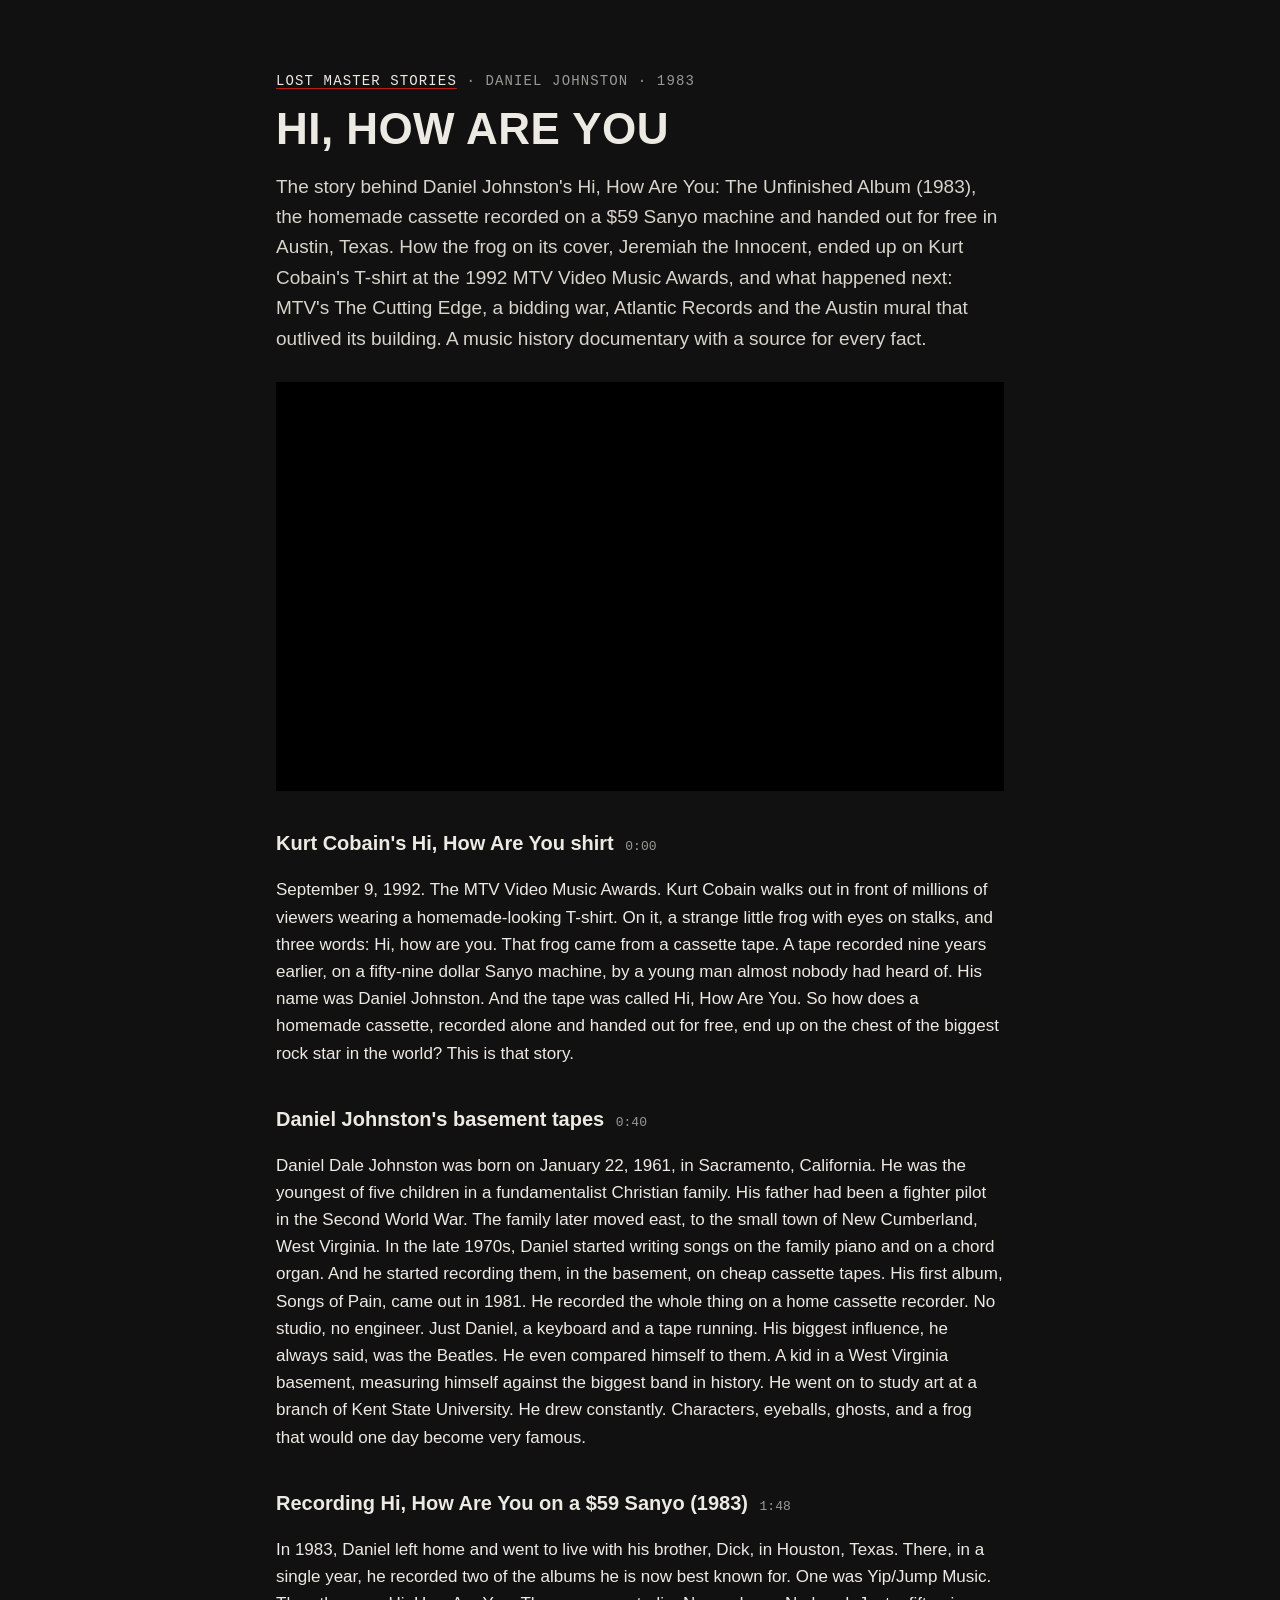
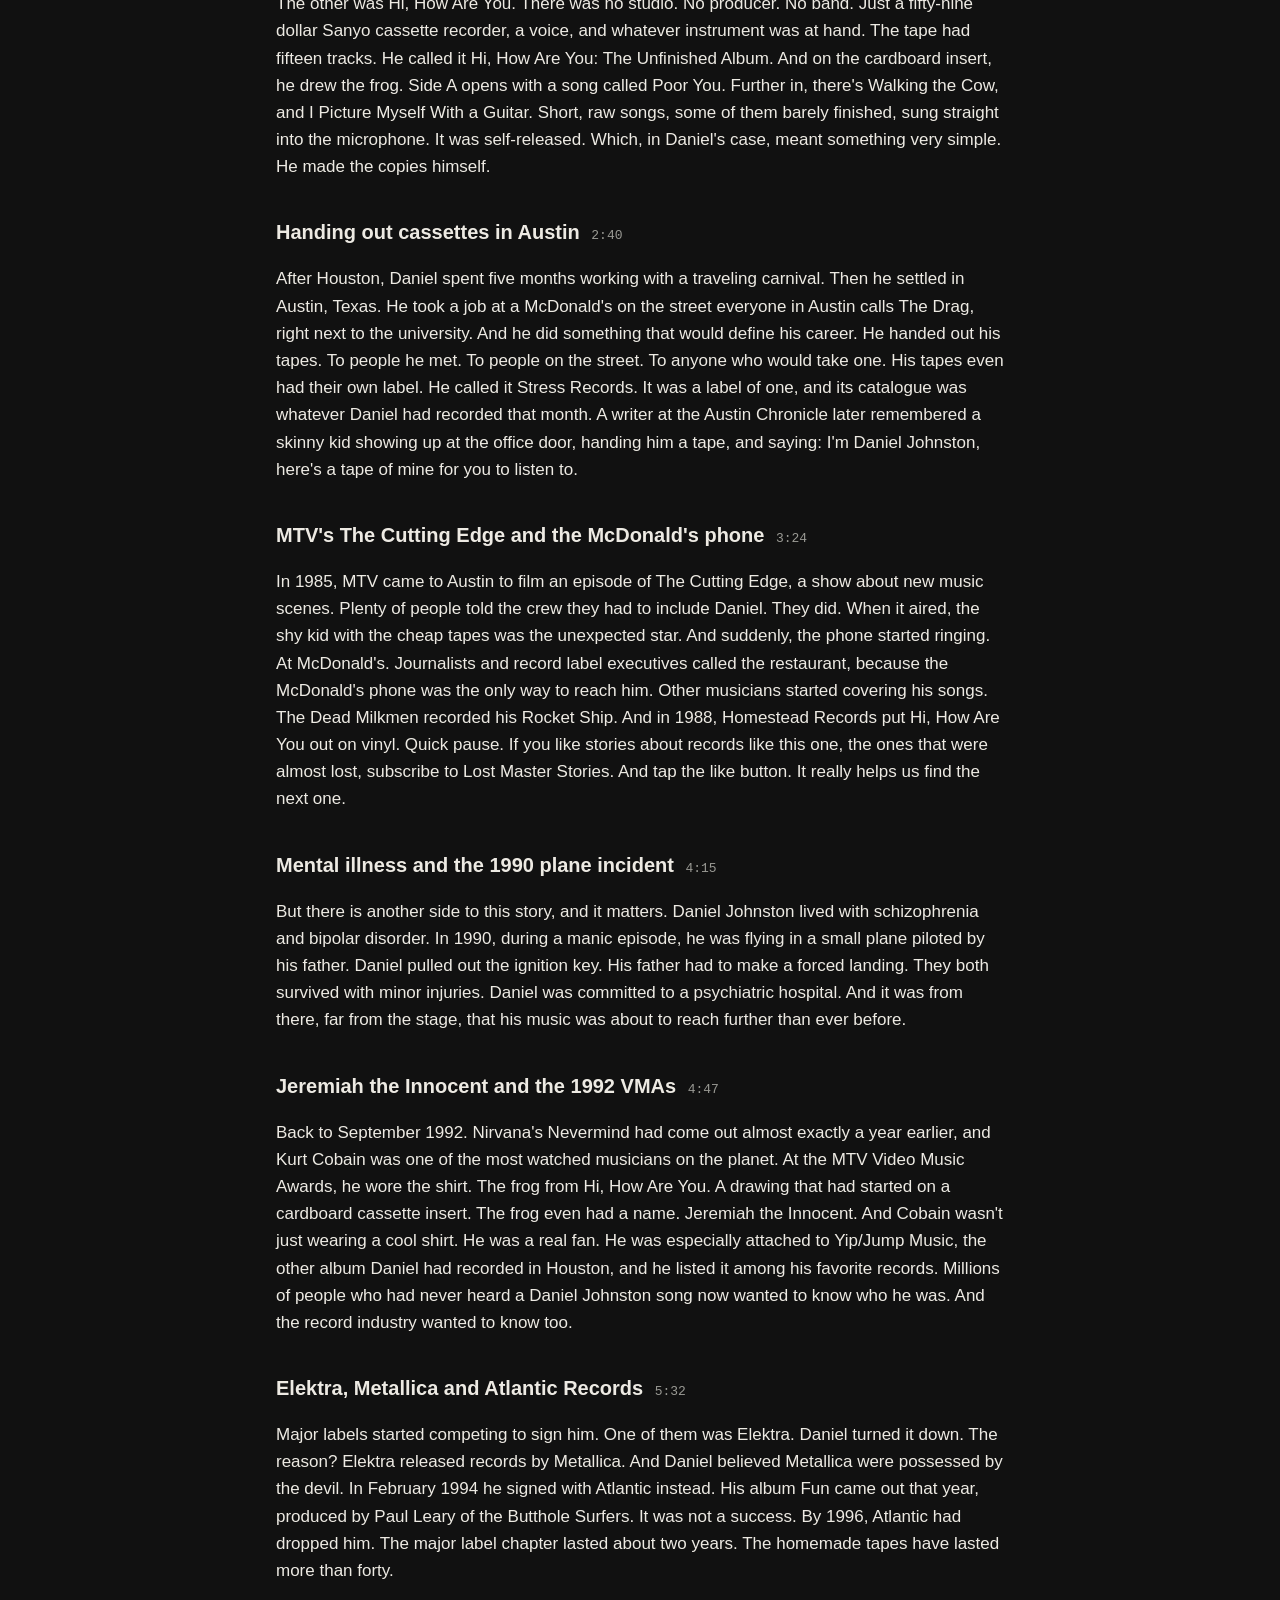
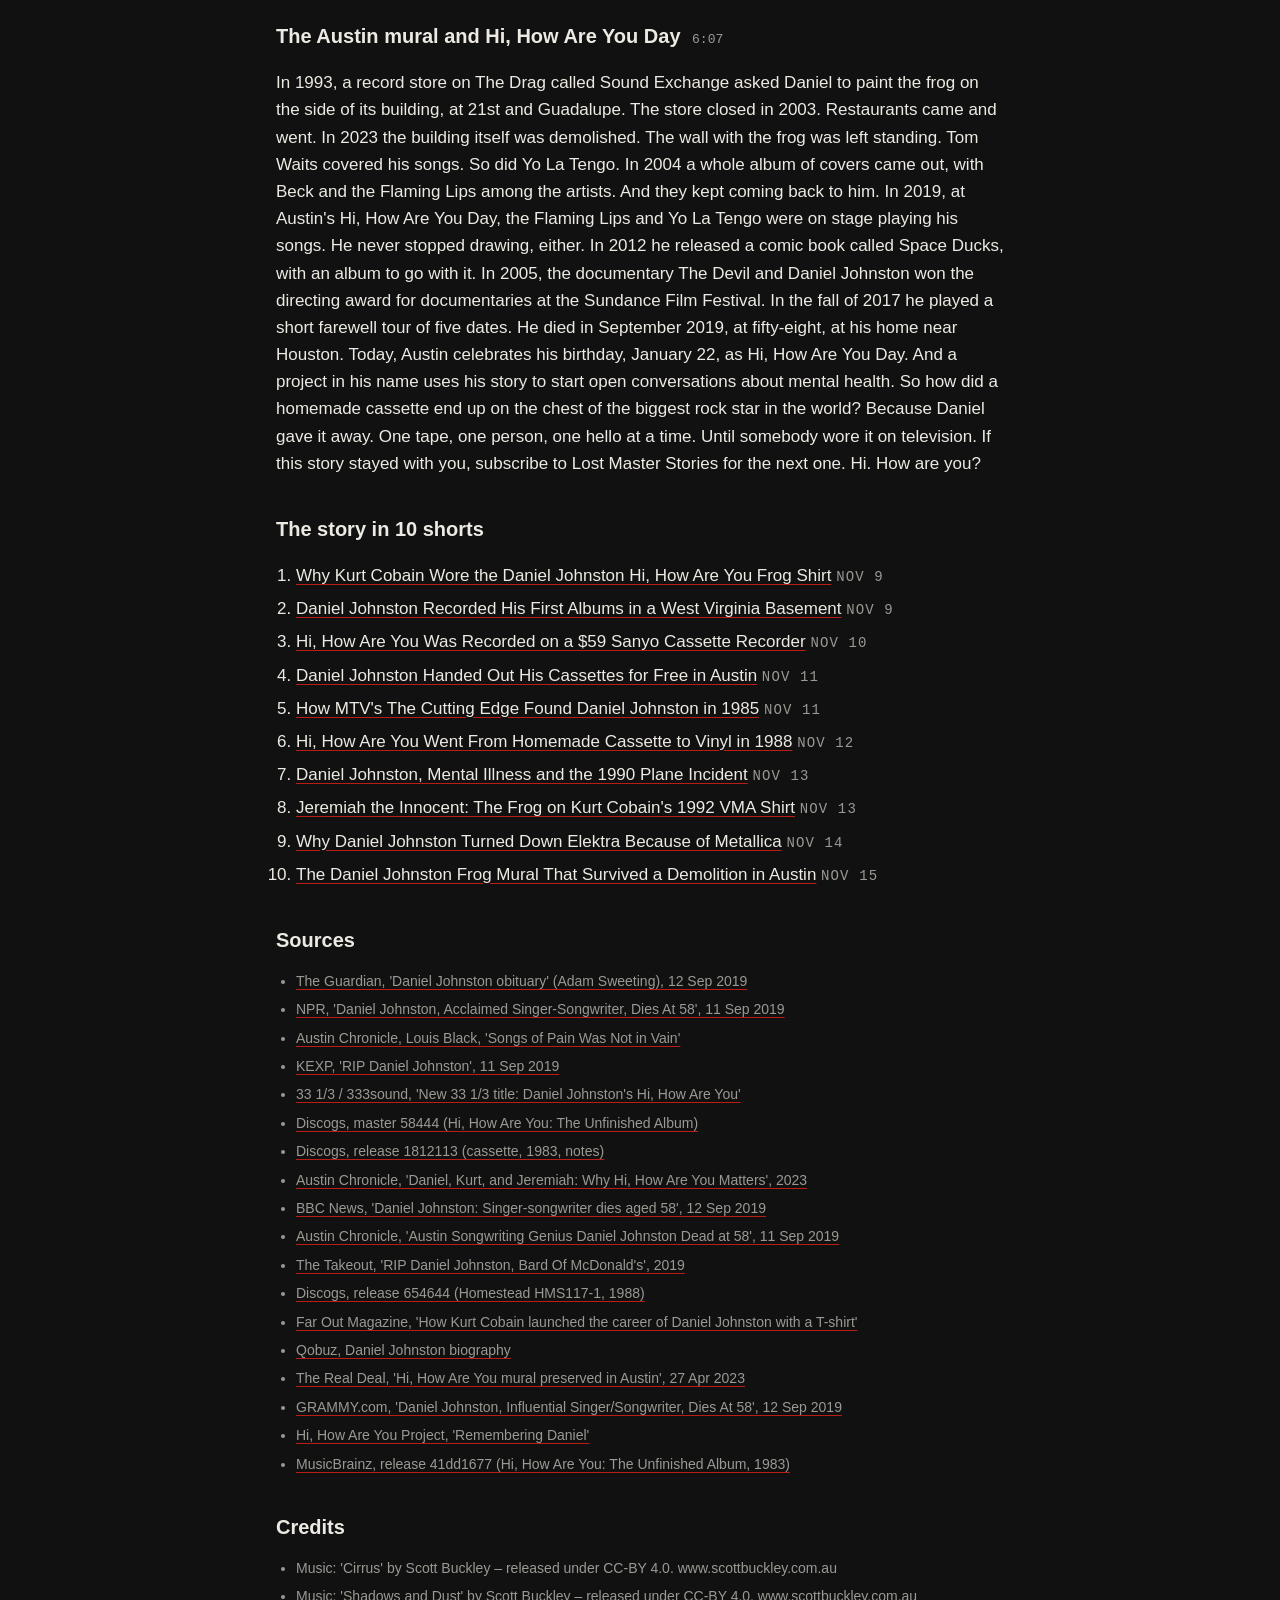
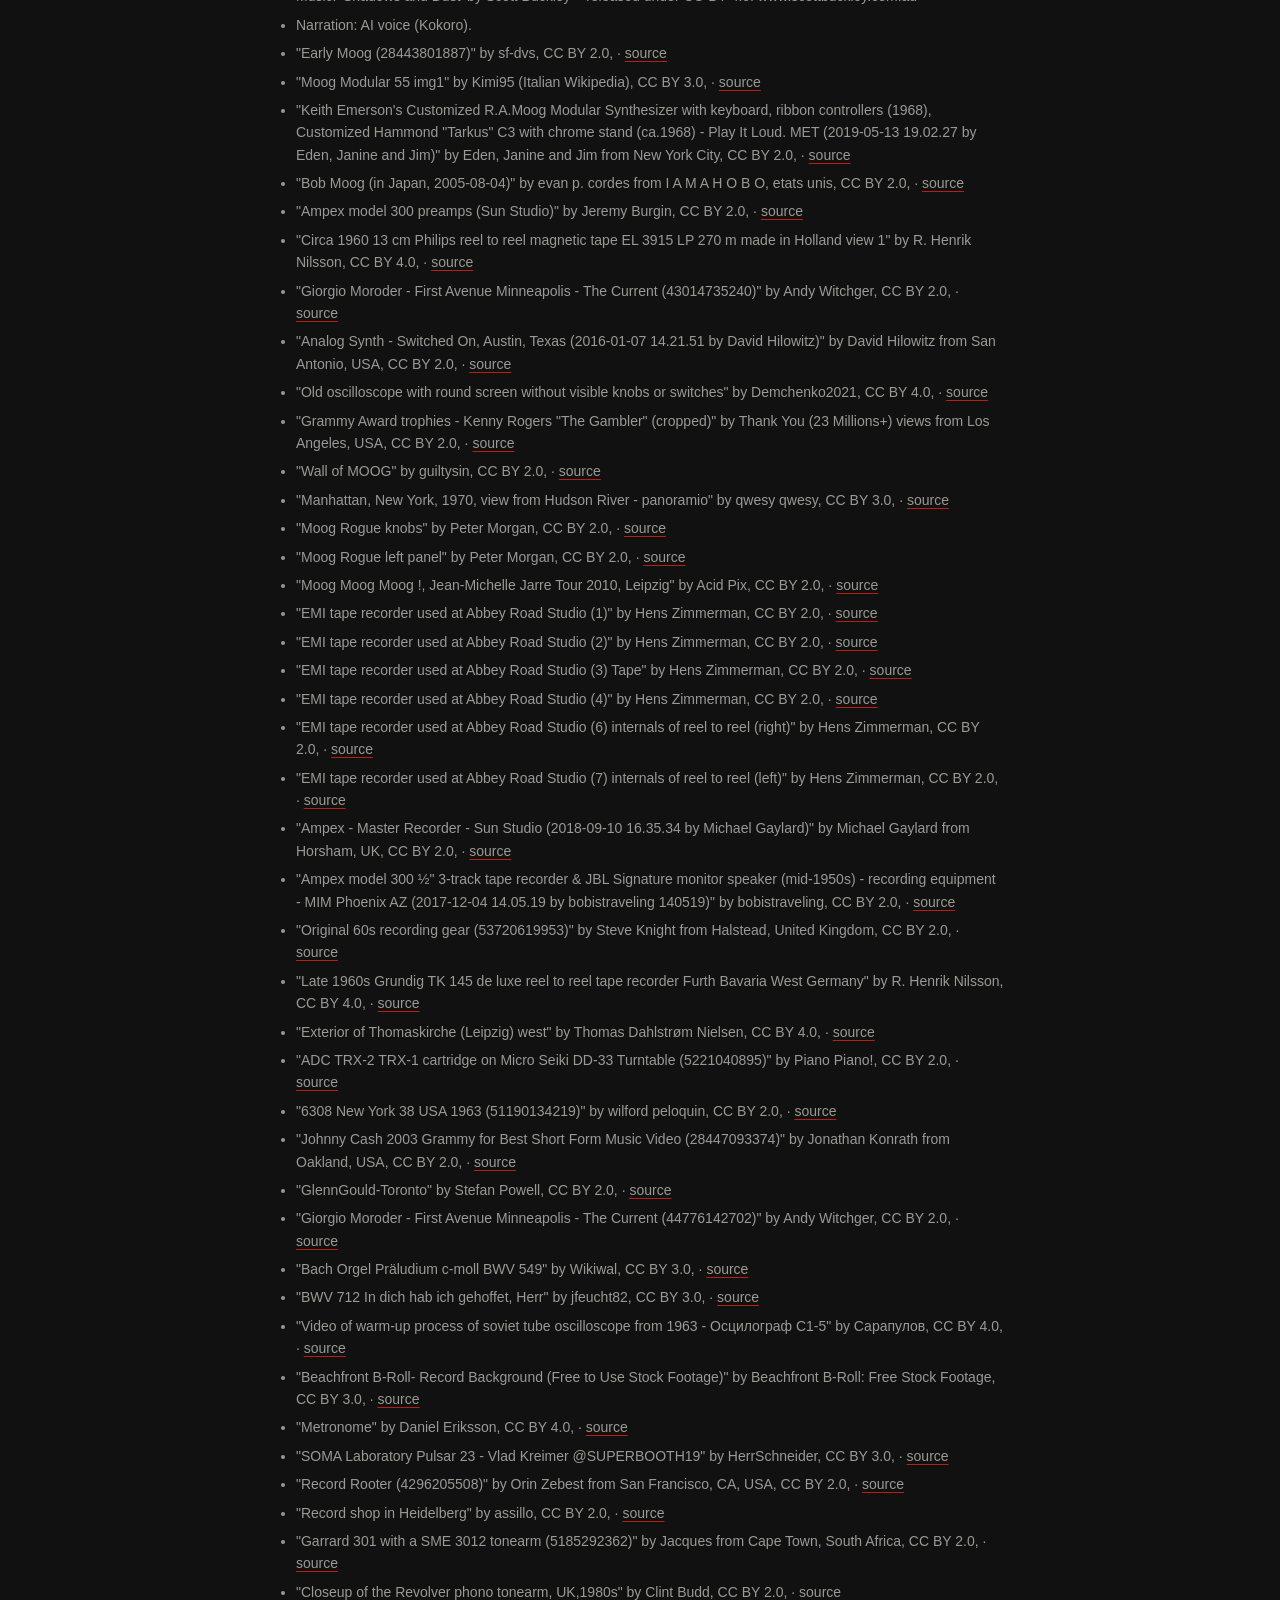
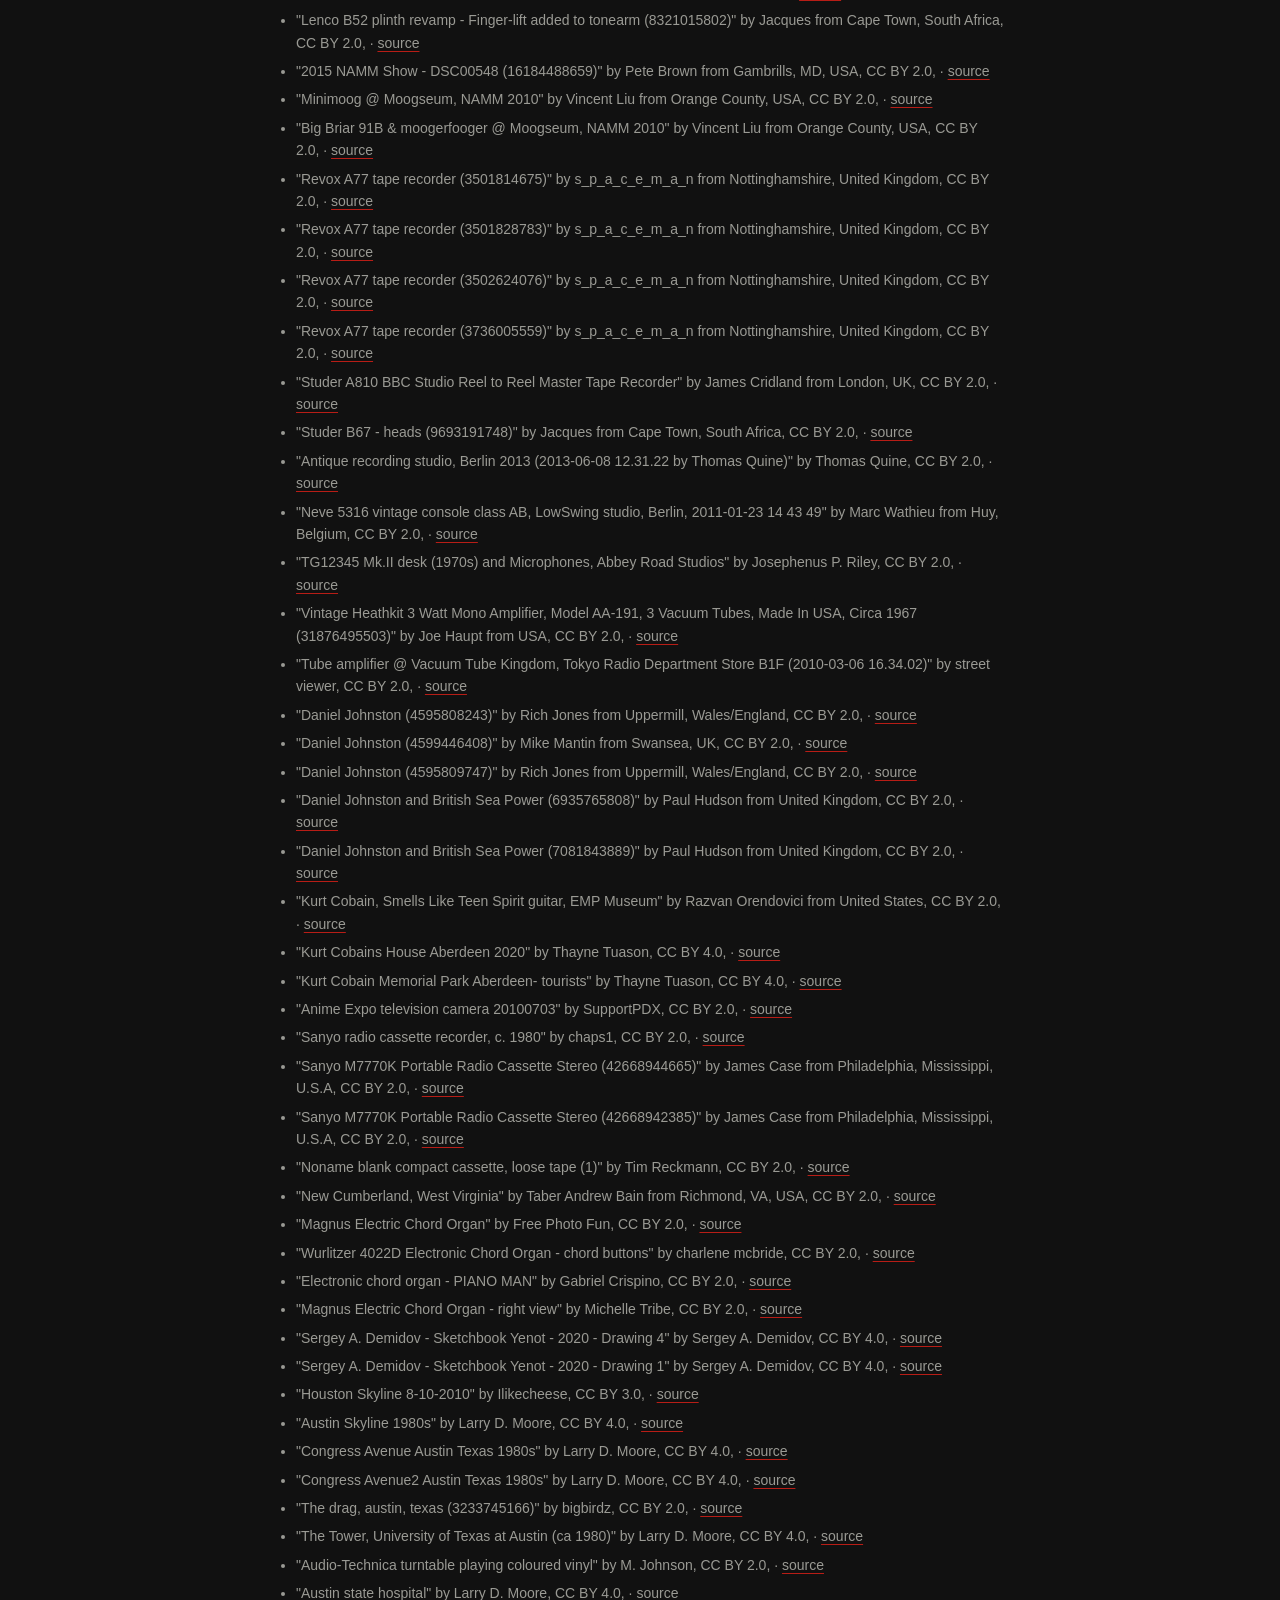
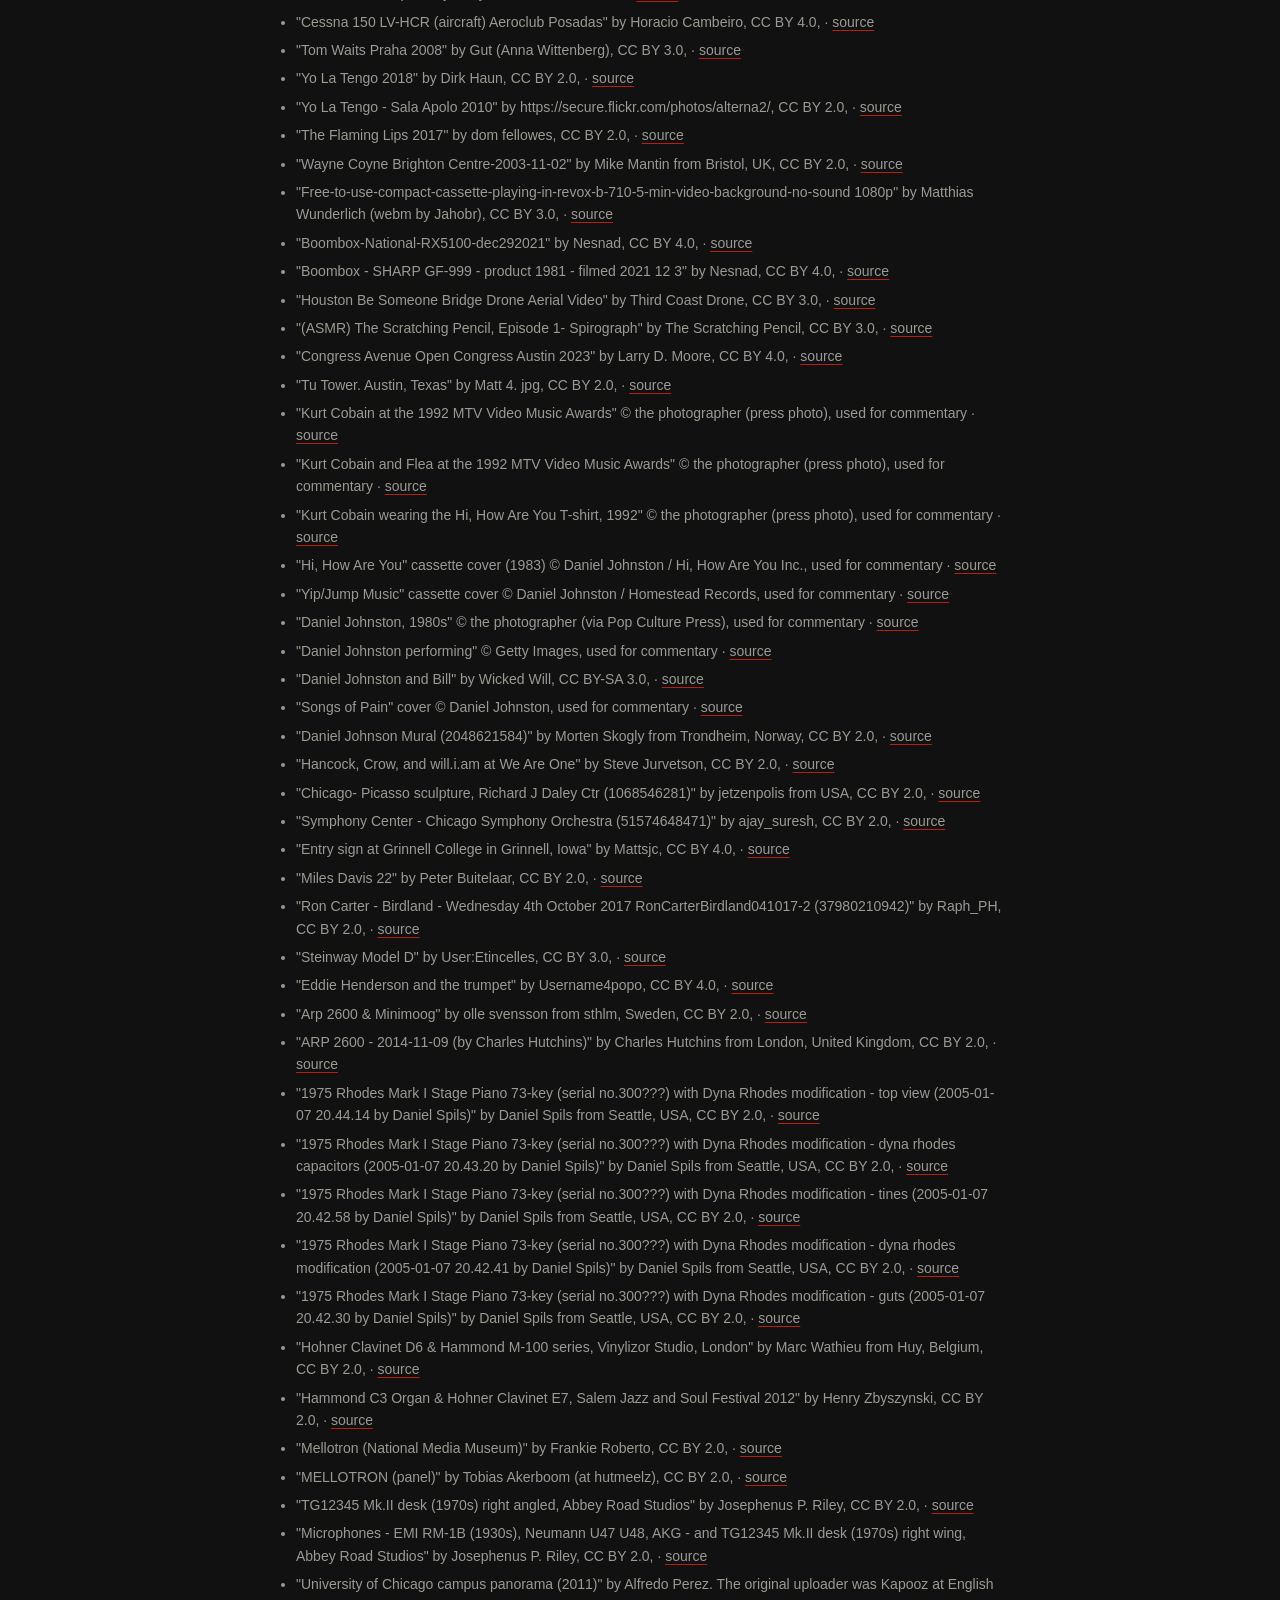
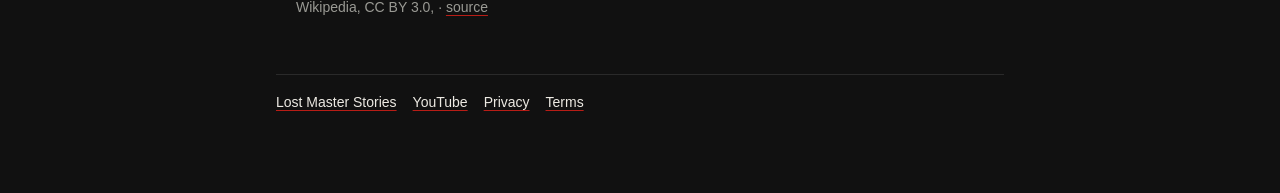
<file: hi-how-are-you/index.html>
<!doctype html>
<html lang="en">
<head>
<meta charset="utf-8">
<meta name="viewport" content="width=device-width, initial-scale=1">
<title>Daniel Johnston&#x27;s Hi, How Are You: The $59 Cassette Kurt Cobain Wore on MTV · Lost Master Stories</title>
<meta name="description" content="The story behind Daniel Johnston&#x27;s Hi, How Are You: The Unfinished Album (1983), the homemade cassette recorded on a $59 Sanyo machine and handed out for free in Austin, Texas. How the frog on its cover, Jeremiah the Innocent, ended up on Kurt Cobain&#x27;s T-shirt at the 1992 MTV Video Music Awards, and what happened next: MTV&#x27;s The Cutting Edge, a bidding war, Atlantic Records and the Austin mural that outlived its building. A music history documentary with a source for every fact.">
<link rel="canonical" href="https://lostmasterstories.github.io/hi-how-are-you/">
<meta property="og:title" content="Daniel Johnston&#x27;s Hi, How Are You: The $59 Cassette Kurt Cobain Wore on MTV · Lost Master Stories">
<meta property="og:description" content="The story behind Daniel Johnston&#x27;s Hi, How Are You: The Unfinished Album (1983), the homemade cassette recorded on a $59 Sanyo machine and handed out for free in Austin, Texas. How the frog on its cover, Jeremiah the Innocent, ended up on Kurt Cobain&#x27;s T-shirt at the 1992 MTV Video Music Awards, and what happened next: MTV&#x27;s The Cutting Edge, a bidding war, Atlantic Records and the Austin mural that outlived its building. A music history documentary with a source for every fact.">
<meta property="og:url" content="https://lostmasterstories.github.io/hi-how-are-you/">
<meta property="og:image" content="https://i.ytimg.com/vi/sjtpV6MP0ZA/maxresdefault.jpg">
<script type="application/ld+json">{"@context": "https://schema.org", "@type": "VideoObject", "name": "Daniel Johnston's Hi, How Are You: The $59 Cassette Kurt Cobain Wore on MTV", "description": "The story behind Daniel Johnston's Hi, How Are You: The Unfinished Album (1983), the homemade cassette recorded on a $59 Sanyo machine and handed out for free in Austin, Texas. How the frog on its cover, Jeremiah the Innocent, ended up on Kurt Cobain's T-shirt at the 1992 MTV Video Music Awards, and what happened next: MTV's The Cutting Edge, a bidding war, Atlantic Records and the Austin mural that outlived its building. A music history documentary with a source for every fact.", "thumbnailUrl": "https://i.ytimg.com/vi/sjtpV6MP0ZA/maxresdefault.jpg", "uploadDate": "2026-11-09", "embedUrl": "https://www.youtube-nocookie.com/embed/sjtpV6MP0ZA", "contentUrl": "https://www.youtube.com/watch?v=sjtpV6MP0ZA"}</script>
<link rel="stylesheet" href="../estilo.css">
</head>
<body>
<main>
  <p class="meta"><a href="../">Lost Master Stories</a> · Daniel Johnston · 1983</p>
  <h1>Hi, How Are You</h1>
  <p class="lead">The story behind Daniel Johnston&#x27;s Hi, How Are You: The Unfinished Album (1983), the homemade cassette recorded on a $59 Sanyo machine and handed out for free in Austin, Texas. How the frog on its cover, Jeremiah the Innocent, ended up on Kurt Cobain&#x27;s T-shirt at the 1992 MTV Video Music Awards, and what happened next: MTV&#x27;s The Cutting Edge, a bidding war, Atlantic Records and the Austin mural that outlived its building. A music history documentary with a source for every fact.</p>
  <div class="video"><iframe src="https://www.youtube-nocookie.com/embed/sjtpV6MP0ZA" title="Daniel Johnston&#x27;s Hi, How Are You: The $59 Cassette Kurt Cobain Wore on MTV" loading="lazy" referrerpolicy="strict-origin-when-cross-origin" allow="encrypted-media; picture-in-picture; fullscreen" allowfullscreen></iframe></div>
  <h2>Kurt Cobain&#x27;s Hi, How Are You shirt <a class="t" href="https://www.youtube.com/watch?v=sjtpV6MP0ZA&amp;t=0s">0:00</a></h2>
  <p>September 9, 1992. The MTV Video Music Awards. Kurt Cobain walks out in front of millions of viewers wearing a homemade-looking T-shirt. On it, a strange little frog with eyes on stalks, and three words: Hi, how are you. That frog came from a cassette tape. A tape recorded nine years earlier, on a fifty-nine dollar Sanyo machine, by a young man almost nobody had heard of. His name was Daniel Johnston. And the tape was called Hi, How Are You. So how does a homemade cassette, recorded alone and handed out for free, end up on the chest of the biggest rock star in the world? This is that story.</p>
  <h2>Daniel Johnston&#x27;s basement tapes <a class="t" href="https://www.youtube.com/watch?v=sjtpV6MP0ZA&amp;t=40s">0:40</a></h2>
  <p>Daniel Dale Johnston was born on January 22, 1961, in Sacramento, California. He was the youngest of five children in a fundamentalist Christian family. His father had been a fighter pilot in the Second World War. The family later moved east, to the small town of New Cumberland, West Virginia. In the late 1970s, Daniel started writing songs on the family piano and on a chord organ. And he started recording them, in the basement, on cheap cassette tapes. His first album, Songs of Pain, came out in 1981. He recorded the whole thing on a home cassette recorder. No studio, no engineer. Just Daniel, a keyboard and a tape running. His biggest influence, he always said, was the Beatles. He even compared himself to them. A kid in a West Virginia basement, measuring himself against the biggest band in history. He went on to study art at a branch of Kent State University. He drew constantly. Characters, eyeballs, ghosts, and a frog that would one day become very famous.</p>
  <h2>Recording Hi, How Are You on a $59 Sanyo (1983) <a class="t" href="https://www.youtube.com/watch?v=sjtpV6MP0ZA&amp;t=108s">1:48</a></h2>
  <p>In 1983, Daniel left home and went to live with his brother, Dick, in Houston, Texas. There, in a single year, he recorded two of the albums he is now best known for. One was Yip/Jump Music. The other was Hi, How Are You. There was no studio. No producer. No band. Just a fifty-nine dollar Sanyo cassette recorder, a voice, and whatever instrument was at hand. The tape had fifteen tracks. He called it Hi, How Are You: The Unfinished Album. And on the cardboard insert, he drew the frog. Side A opens with a song called Poor You. Further in, there&#x27;s Walking the Cow, and I Picture Myself With a Guitar. Short, raw songs, some of them barely finished, sung straight into the microphone. It was self-released. Which, in Daniel&#x27;s case, meant something very simple. He made the copies himself.</p>
  <h2>Handing out cassettes in Austin <a class="t" href="https://www.youtube.com/watch?v=sjtpV6MP0ZA&amp;t=160s">2:40</a></h2>
  <p>After Houston, Daniel spent five months working with a traveling carnival. Then he settled in Austin, Texas. He took a job at a McDonald&#x27;s on the street everyone in Austin calls The Drag, right next to the university. And he did something that would define his career. He handed out his tapes. To people he met. To people on the street. To anyone who would take one. His tapes even had their own label. He called it Stress Records. It was a label of one, and its catalogue was whatever Daniel had recorded that month. A writer at the Austin Chronicle later remembered a skinny kid showing up at the office door, handing him a tape, and saying: I&#x27;m Daniel Johnston, here&#x27;s a tape of mine for you to listen to.</p>
  <h2>MTV&#x27;s The Cutting Edge and the McDonald&#x27;s phone <a class="t" href="https://www.youtube.com/watch?v=sjtpV6MP0ZA&amp;t=204s">3:24</a></h2>
  <p>In 1985, MTV came to Austin to film an episode of The Cutting Edge, a show about new music scenes. Plenty of people told the crew they had to include Daniel. They did. When it aired, the shy kid with the cheap tapes was the unexpected star. And suddenly, the phone started ringing. At McDonald&#x27;s. Journalists and record label executives called the restaurant, because the McDonald&#x27;s phone was the only way to reach him. Other musicians started covering his songs. The Dead Milkmen recorded his Rocket Ship. And in 1988, Homestead Records put Hi, How Are You out on vinyl. Quick pause. If you like stories about records like this one, the ones that were almost lost, subscribe to Lost Master Stories. And tap the like button. It really helps us find the next one.</p>
  <h2>Mental illness and the 1990 plane incident <a class="t" href="https://www.youtube.com/watch?v=sjtpV6MP0ZA&amp;t=255s">4:15</a></h2>
  <p>But there is another side to this story, and it matters. Daniel Johnston lived with schizophrenia and bipolar disorder. In 1990, during a manic episode, he was flying in a small plane piloted by his father. Daniel pulled out the ignition key. His father had to make a forced landing. They both survived with minor injuries. Daniel was committed to a psychiatric hospital. And it was from there, far from the stage, that his music was about to reach further than ever before.</p>
  <h2>Jeremiah the Innocent and the 1992 VMAs <a class="t" href="https://www.youtube.com/watch?v=sjtpV6MP0ZA&amp;t=287s">4:47</a></h2>
  <p>Back to September 1992. Nirvana&#x27;s Nevermind had come out almost exactly a year earlier, and Kurt Cobain was one of the most watched musicians on the planet. At the MTV Video Music Awards, he wore the shirt. The frog from Hi, How Are You. A drawing that had started on a cardboard cassette insert. The frog even had a name. Jeremiah the Innocent. And Cobain wasn&#x27;t just wearing a cool shirt. He was a real fan. He was especially attached to Yip/Jump Music, the other album Daniel had recorded in Houston, and he listed it among his favorite records. Millions of people who had never heard a Daniel Johnston song now wanted to know who he was. And the record industry wanted to know too.</p>
  <h2>Elektra, Metallica and Atlantic Records <a class="t" href="https://www.youtube.com/watch?v=sjtpV6MP0ZA&amp;t=332s">5:32</a></h2>
  <p>Major labels started competing to sign him. One of them was Elektra. Daniel turned it down. The reason? Elektra released records by Metallica. And Daniel believed Metallica were possessed by the devil. In February 1994 he signed with Atlantic instead. His album Fun came out that year, produced by Paul Leary of the Butthole Surfers. It was not a success. By 1996, Atlantic had dropped him. The major label chapter lasted about two years. The homemade tapes have lasted more than forty.</p>
  <h2>The Austin mural and Hi, How Are You Day <a class="t" href="https://www.youtube.com/watch?v=sjtpV6MP0ZA&amp;t=367s">6:07</a></h2>
  <p>In 1993, a record store on The Drag called Sound Exchange asked Daniel to paint the frog on the side of its building, at 21st and Guadalupe. The store closed in 2003. Restaurants came and went. In 2023 the building itself was demolished. The wall with the frog was left standing. Tom Waits covered his songs. So did Yo La Tengo. In 2004 a whole album of covers came out, with Beck and the Flaming Lips among the artists. And they kept coming back to him. In 2019, at Austin&#x27;s Hi, How Are You Day, the Flaming Lips and Yo La Tengo were on stage playing his songs. He never stopped drawing, either. In 2012 he released a comic book called Space Ducks, with an album to go with it. In 2005, the documentary The Devil and Daniel Johnston won the directing award for documentaries at the Sundance Film Festival. In the fall of 2017 he played a short farewell tour of five dates. He died in September 2019, at fifty-eight, at his home near Houston. Today, Austin celebrates his birthday, January 22, as Hi, How Are You Day. And a project in his name uses his story to start open conversations about mental health. So how did a homemade cassette end up on the chest of the biggest rock star in the world? Because Daniel gave it away. One tape, one person, one hello at a time. Until somebody wore it on television. If this story stayed with you, subscribe to Lost Master Stories for the next one. Hi. How are you?</p>
  <h2>The story in 10 shorts</h2>
  <ol class="lista">
    <li><a href="https://www.youtube.com/shorts/I-KRz5wLtP0">Why Kurt Cobain Wore the Daniel Johnston Hi, How Are You Frog Shirt</a> <span class=meta>Nov 9</span></li>
    <li><a href="https://www.youtube.com/shorts/MgrKP72yidg">Daniel Johnston Recorded His First Albums in a West Virginia Basement</a> <span class=meta>Nov 9</span></li>
    <li><a href="https://www.youtube.com/shorts/h4iq6VmXZyY">Hi, How Are You Was Recorded on a $59 Sanyo Cassette Recorder</a> <span class=meta>Nov 10</span></li>
    <li><a href="https://www.youtube.com/shorts/U54VHkpIAGg">Daniel Johnston Handed Out His Cassettes for Free in Austin</a> <span class=meta>Nov 11</span></li>
    <li><a href="https://www.youtube.com/shorts/srQC_JvBlBo">How MTV&#x27;s The Cutting Edge Found Daniel Johnston in 1985</a> <span class=meta>Nov 11</span></li>
    <li><a href="https://www.youtube.com/shorts/ghTQEHX5pNc">Hi, How Are You Went From Homemade Cassette to Vinyl in 1988</a> <span class=meta>Nov 12</span></li>
    <li><a href="https://www.youtube.com/shorts/p4oXXS50eoo">Daniel Johnston, Mental Illness and the 1990 Plane Incident</a> <span class=meta>Nov 13</span></li>
    <li><a href="https://www.youtube.com/shorts/3o37o8S2BSU">Jeremiah the Innocent: The Frog on Kurt Cobain&#x27;s 1992 VMA Shirt</a> <span class=meta>Nov 13</span></li>
    <li><a href="https://www.youtube.com/shorts/mTnt8PA0K4Q">Why Daniel Johnston Turned Down Elektra Because of Metallica</a> <span class=meta>Nov 14</span></li>
    <li><a href="https://www.youtube.com/shorts/xf7lX0cn8oY">The Daniel Johnston Frog Mural That Survived a Demolition in Austin</a> <span class=meta>Nov 15</span></li>
  </ol>
  <h2>Sources</h2>
  <ul class="lista chica">
    <li><a href="https://www.theguardian.com/music/2019/sep/12/daniel-johnston-obituary">The Guardian, &#x27;Daniel Johnston obituary&#x27; (Adam Sweeting), 12 Sep 2019</a></li>
    <li><a href="https://www.npr.org/2019/09/11/759904906/daniel-johnston-acclaimed-singer-songwriter-dies-at-58">NPR, &#x27;Daniel Johnston, Acclaimed Singer-Songwriter, Dies At 58&#x27;, 11 Sep 2019</a></li>
    <li><a href="https://www.austinchronicle.com/music/songs-of-pain-was-not-in-vain-11721662/">Austin Chronicle, Louis Black, &#x27;Songs of Pain Was Not in Vain&#x27;</a></li>
    <li><a href="https://www.kexp.org/read/2019/9/11/rip-daniel-johnston/">KEXP, &#x27;RIP Daniel Johnston&#x27;, 11 Sep 2019</a></li>
    <li><a href="https://333sound.com/new-33-13-title-daniel-johnstons-hi-how-are-you/">33 1/3 / 333sound, &#x27;New 33 1/3 title: Daniel Johnston&#x27;s Hi, How Are You&#x27;</a></li>
    <li><a href="https://www.discogs.com/master/58444">Discogs, master 58444 (Hi, How Are You: The Unfinished Album)</a></li>
    <li><a href="https://www.discogs.com/release/1812113">Discogs, release 1812113 (cassette, 1983, notes)</a></li>
    <li><a href="https://www.austinchronicle.com/arts/daniel-kurt-and-jeremiah-why-hi-how-are-you-matters-12832756">Austin Chronicle, &#x27;Daniel, Kurt, and Jeremiah: Why Hi, How Are You Matters&#x27;, 2023</a></li>
    <li><a href="https://www.bbc.com/news/entertainment-arts-49673013">BBC News, &#x27;Daniel Johnston: Singer-songwriter dies aged 58&#x27;, 12 Sep 2019</a></li>
    <li><a href="https://www.austinchronicle.com/daily/music/2019-09-11/austin-songwriting-genius-daniel-johnston-dead-at-58/">Austin Chronicle, &#x27;Austin Songwriting Genius Daniel Johnston Dead at 58&#x27;, 11 Sep 2019</a></li>
    <li><a href="https://www.thetakeout.com/rip-daniel-johnston-bard-of-mcdonald-s-1838068088/">The Takeout, &#x27;RIP Daniel Johnston, Bard Of McDonald&#x27;s&#x27;, 2019</a></li>
    <li><a href="https://www.discogs.com/release/654644">Discogs, release 654644 (Homestead HMS117-1, 1988)</a></li>
    <li><a href="https://faroutmagazine.co.uk/kurt-cobain-daniel-johnston-t-shirt/">Far Out Magazine, &#x27;How Kurt Cobain launched the career of Daniel Johnston with a T-shirt&#x27;</a></li>
    <li><a href="https://www.qobuz.com/us-en/interpreter/daniel-johnston/87839">Qobuz, Daniel Johnston biography</a></li>
    <li><a href="https://therealdeal.com/texas/austin/2023/04/27/hi-how-are-you-mural-preserved-in-austin">The Real Deal, &#x27;Hi, How Are You mural preserved in Austin&#x27;, 27 Apr 2023</a></li>
    <li><a href="https://grammy.com/news/daniel-johnston-influential-singersongwriter-dies-58">GRAMMY.com, &#x27;Daniel Johnston, Influential Singer/Songwriter, Dies At 58&#x27;, 12 Sep 2019</a></li>
    <li><a href="https://www.hihowareyou.org/remembering-daniel">Hi, How Are You Project, &#x27;Remembering Daniel&#x27;</a></li>
    <li><a href="https://musicbrainz.org/release/41dd1677-a690-4a30-96f5-d5c69e59230e">MusicBrainz, release 41dd1677 (Hi, How Are You: The Unfinished Album, 1983)</a></li>
  </ul>
  <h2>Credits</h2>
  <ul class="lista chica">
    <li>Music: &#x27;Cirrus&#x27; by Scott Buckley – released under CC-BY 4.0. www.scottbuckley.com.au</li>
    <li>Music: &#x27;Shadows and Dust&#x27; by Scott Buckley – released under CC-BY 4.0. www.scottbuckley.com.au</li>
    <li>Narration: AI voice (Kokoro).</li>
    <li>&quot;Early Moog (28443801887)&quot; by sf-dvs, CC BY 2.0, · <a href="https://commons.wikimedia.org/?curid=148764978">source</a></li>
    <li>&quot;Moog Modular 55 img1&quot; by Kimi95 (Italian Wikipedia), CC BY 3.0, · <a href="https://commons.wikimedia.org/?curid=7745429">source</a></li>
    <li>&quot;Keith Emerson&#x27;s Customized R.A.Moog Modular Synthesizer with keyboard, ribbon controllers (1968), Customized Hammond &quot;Tarkus&quot; C3 with chrome stand (ca.1968) - Play It Loud. MET (2019-05-13 19.02.27 by Eden, Janine and Jim)&quot; by Eden, Janine and Jim from New York City, CC BY 2.0, · <a href="https://commons.wikimedia.org/?curid=115529525">source</a></li>
    <li>&quot;Bob Moog (in Japan, 2005-08-04)&quot; by evan p. cordes from I A M A H O B O, etats unis, CC BY 2.0, · <a href="https://commons.wikimedia.org/?curid=29464844">source</a></li>
    <li>&quot;Ampex model 300 preamps (Sun Studio)&quot; by Jeremy Burgin, CC BY 2.0, · <a href="https://commons.wikimedia.org/?curid=8839078">source</a></li>
    <li>&quot;Circa 1960 13 cm Philips reel to reel magnetic tape EL 3915 LP 270 m made in Holland view 1&quot; by R. Henrik Nilsson, CC BY 4.0, · <a href="https://commons.wikimedia.org/?curid=197664159">source</a></li>
    <li>&quot;Giorgio Moroder - First Avenue Minneapolis - The Current (43014735240)&quot; by Andy Witchger, CC BY 2.0, · <a href="https://commons.wikimedia.org/?curid=73390901">source</a></li>
    <li>&quot;Analog Synth - Switched On, Austin, Texas (2016-01-07 14.21.51 by David Hilowitz)&quot; by David Hilowitz from San Antonio, USA, CC BY 2.0, · <a href="https://commons.wikimedia.org/?curid=131265037">source</a></li>
    <li>&quot;Old oscilloscope with round screen without visible knobs or switches&quot; by Demchenko2021, CC BY 4.0, · <a href="https://commons.wikimedia.org/?curid=126903548">source</a></li>
    <li>&quot;Grammy Award trophies - Kenny Rogers &quot;The Gambler&quot; (cropped)&quot; by Thank You (23 Millions+) views from Los Angeles, USA, CC BY 2.0, · <a href="https://commons.wikimedia.org/?curid=167756300">source</a></li>
    <li>&quot;Wall of MOOG&quot; by guiltysin, CC BY 2.0, · <a href="https://commons.wikimedia.org/?curid=7457047">source</a></li>
    <li>&quot;Manhattan, New York, 1970, view from Hudson River - panoramio&quot; by qwesy qwesy, CC BY 3.0, · <a href="https://commons.wikimedia.org/?curid=54572599">source</a></li>
    <li>&quot;Moog Rogue knobs&quot; by Peter Morgan, CC BY 2.0, · <a href="https://commons.wikimedia.org/?curid=14659910">source</a></li>
    <li>&quot;Moog Rogue left panel&quot; by Peter Morgan, CC BY 2.0, · <a href="https://commons.wikimedia.org/?curid=14659933">source</a></li>
    <li>&quot;Moog Moog Moog !, Jean-Michelle Jarre Tour 2010, Leipzig&quot; by Acid Pix, CC BY 2.0, · <a href="https://commons.wikimedia.org/?curid=26513912">source</a></li>
    <li>&quot;EMI tape recorder used at Abbey Road Studio (1)&quot; by Hens Zimmerman, CC BY 2.0, · <a href="https://commons.wikimedia.org/?curid=8526690">source</a></li>
    <li>&quot;EMI tape recorder used at Abbey Road Studio (2)&quot; by Hens Zimmerman, CC BY 2.0, · <a href="https://commons.wikimedia.org/?curid=8527737">source</a></li>
    <li>&quot;EMI tape recorder used at Abbey Road Studio (3) Tape&quot; by Hens Zimmerman, CC BY 2.0, · <a href="https://commons.wikimedia.org/?curid=8527746">source</a></li>
    <li>&quot;EMI tape recorder used at Abbey Road Studio (4)&quot; by Hens Zimmerman, CC BY 2.0, · <a href="https://commons.wikimedia.org/?curid=8527753">source</a></li>
    <li>&quot;EMI tape recorder used at Abbey Road Studio (6) internals of reel to reel (right)&quot; by Hens Zimmerman, CC BY 2.0, · <a href="https://commons.wikimedia.org/?curid=8527814">source</a></li>
    <li>&quot;EMI tape recorder used at Abbey Road Studio (7) internals of reel to reel (left)&quot; by Hens Zimmerman, CC BY 2.0, · <a href="https://commons.wikimedia.org/?curid=8527853">source</a></li>
    <li>&quot;Ampex - Master Recorder - Sun Studio (2018-09-10 16.35.34 by Michael Gaylard)&quot; by Michael Gaylard from Horsham, UK, CC BY 2.0, · <a href="https://commons.wikimedia.org/?curid=114702136">source</a></li>
    <li>&quot;Ampex model 300 ½&quot; 3-track tape recorder &amp; JBL Signature monitor speaker (mid-1950s) - recording equipment - MIM Phoenix AZ (2017-12-04 14.05.19 by bobistraveling 140519)&quot; by bobistraveling, CC BY 2.0, · <a href="https://commons.wikimedia.org/?curid=69474074">source</a></li>
    <li>&quot;Original 60s recording gear (53720619953)&quot; by Steve Knight from Halstead, United Kingdom, CC BY 2.0, · <a href="https://commons.wikimedia.org/?curid=148347112">source</a></li>
    <li>&quot;Late 1960s Grundig TK 145 de luxe reel to reel tape recorder Furth Bavaria West Germany&quot; by R. Henrik Nilsson, CC BY 4.0, · <a href="https://commons.wikimedia.org/?curid=195560677">source</a></li>
    <li>&quot;Exterior of Thomaskirche (Leipzig) west&quot; by Thomas Dahlstrøm Nielsen, CC BY 4.0, · <a href="https://commons.wikimedia.org/?curid=176994934">source</a></li>
    <li>&quot;ADC TRX-2 TRX-1 cartridge on Micro Seiki DD-33 Turntable (5221040895)&quot; by Piano Piano!, CC BY 2.0, · <a href="https://commons.wikimedia.org/?curid=81800273">source</a></li>
    <li>&quot;6308 New York 38 USA 1963 (51190134219)&quot; by wilford peloquin, CC BY 2.0, · <a href="https://commons.wikimedia.org/?curid=129849535">source</a></li>
    <li>&quot;Johnny Cash 2003 Grammy for Best Short Form Music Video (28447093374)&quot; by Jonathan Konrath from Oakland, USA, CC BY 2.0, · <a href="https://commons.wikimedia.org/?curid=150977239">source</a></li>
    <li>&quot;GlennGould-Toronto&quot; by Stefan Powell, CC BY 2.0, · <a href="https://commons.wikimedia.org/?curid=5921337">source</a></li>
    <li>&quot;Giorgio Moroder - First Avenue Minneapolis - The Current (44776142702)&quot; by Andy Witchger, CC BY 2.0, · <a href="https://commons.wikimedia.org/?curid=73390902">source</a></li>
    <li>&quot;Bach Orgel Präludium c-moll BWV 549&quot; by Wikiwal, CC BY 3.0, · <a href="https://commons.wikimedia.org/?curid=33685755">source</a></li>
    <li>&quot;BWV 712 In dich hab ich gehoffet, Herr&quot; by jfeucht82, CC BY 3.0, · <a href="https://commons.wikimedia.org/?curid=40112755">source</a></li>
    <li>&quot;Video of warm-up process of soviet tube oscilloscope from 1963 - Осцилограф С1-5&quot; by Сарапулов, CC BY 4.0, · <a href="https://commons.wikimedia.org/?curid=84080123">source</a></li>
    <li>&quot;Beachfront B-Roll- Record Background (Free to Use Stock Footage)&quot; by Beachfront B-Roll: Free Stock Footage, CC BY 3.0, · <a href="https://commons.wikimedia.org/?curid=77035377">source</a></li>
    <li>&quot;Metronome&quot; by Daniel Eriksson, CC BY 4.0, · <a href="https://commons.wikimedia.org/?curid=93344547">source</a></li>
    <li>&quot;SOMA Laboratory Pulsar 23 - Vlad Kreimer @SUPERBOOTH19&quot; by HerrSchneider, CC BY 3.0, · <a href="https://commons.wikimedia.org/?curid=86822229">source</a></li>
    <li>&quot;Record Rooter (4296205508)&quot; by Orin Zebest from San Francisco, CA, USA, CC BY 2.0, · <a href="https://commons.wikimedia.org/?curid=110485524">source</a></li>
    <li>&quot;Record shop in Heidelberg&quot; by assillo, CC BY 2.0, · <a href="https://commons.wikimedia.org/?curid=94872310">source</a></li>
    <li>&quot;Garrard 301 with a SME 3012 tonearm (5185292362)&quot; by Jacques from Cape Town, South Africa, CC BY 2.0, · <a href="https://commons.wikimedia.org/?curid=81746054">source</a></li>
    <li>&quot;Closeup of the Revolver phono tonearm, UK,1980s&quot; by Clint Budd, CC BY 2.0, · <a href="https://commons.wikimedia.org/?curid=88879900">source</a></li>
    <li>&quot;Lenco B52 plinth revamp - Finger-lift added to tonearm (8321015802)&quot; by Jacques from Cape Town, South Africa, CC BY 2.0, · <a href="https://commons.wikimedia.org/?curid=81747771">source</a></li>
    <li>&quot;2015 NAMM Show - DSC00548 (16184488659)&quot; by Pete Brown from Gambrills, MD, USA, CC BY 2.0, · <a href="https://commons.wikimedia.org/?curid=38093073">source</a></li>
    <li>&quot;Minimoog @ Moogseum, NAMM 2010&quot; by Vincent Liu from Orange County, USA, CC BY 2.0, · <a href="https://commons.wikimedia.org/?curid=9548690">source</a></li>
    <li>&quot;Big Briar 91B &amp; moogerfooger @ Moogseum, NAMM 2010&quot; by Vincent Liu from Orange County, USA, CC BY 2.0, · <a href="https://commons.wikimedia.org/?curid=9548775">source</a></li>
    <li>&quot;Revox A77 tape recorder (3501814675)&quot; by s_p_a_c_e_m_a_n from Nottinghamshire, United Kingdom, CC BY 2.0, · <a href="https://commons.wikimedia.org/?curid=81671479">source</a></li>
    <li>&quot;Revox A77 tape recorder (3501828783)&quot; by s_p_a_c_e_m_a_n from Nottinghamshire, United Kingdom, CC BY 2.0, · <a href="https://commons.wikimedia.org/?curid=81671475">source</a></li>
    <li>&quot;Revox A77 tape recorder (3502624076)&quot; by s_p_a_c_e_m_a_n from Nottinghamshire, United Kingdom, CC BY 2.0, · <a href="https://commons.wikimedia.org/?curid=81671477">source</a></li>
    <li>&quot;Revox A77 tape recorder (3736005559)&quot; by s_p_a_c_e_m_a_n from Nottinghamshire, United Kingdom, CC BY 2.0, · <a href="https://commons.wikimedia.org/?curid=81671470">source</a></li>
    <li>&quot;Studer A810 BBC Studio Reel to Reel Master Tape Recorder&quot; by James Cridland from London, UK, CC BY 2.0, · <a href="https://commons.wikimedia.org/?curid=32485101">source</a></li>
    <li>&quot;Studer B67 - heads (9693191748)&quot; by Jacques from Cape Town, South Africa, CC BY 2.0, · <a href="https://commons.wikimedia.org/?curid=81747031">source</a></li>
    <li>&quot;Antique recording studio, Berlin 2013 (2013-06-08 12.31.22 by Thomas Quine)&quot; by Thomas Quine, CC BY 2.0, · <a href="https://commons.wikimedia.org/?curid=115169643">source</a></li>
    <li>&quot;Neve 5316 vintage console class AB, LowSwing studio, Berlin, 2011-01-23 14 43 49&quot; by Marc Wathieu from Huy, Belgium, CC BY 2.0, · <a href="https://commons.wikimedia.org/?curid=27096463">source</a></li>
    <li>&quot;TG12345 Mk.II desk (1970s) and Microphones, Abbey Road Studios&quot; by Josephenus P. Riley, CC BY 2.0, · <a href="https://commons.wikimedia.org/?curid=25093847">source</a></li>
    <li>&quot;Vintage Heathkit 3 Watt Mono Amplifier, Model AA-191, 3 Vacuum Tubes, Made In USA, Circa 1967 (31876495503)&quot; by Joe Haupt from USA, CC BY 2.0, · <a href="https://commons.wikimedia.org/?curid=57235653">source</a></li>
    <li>&quot;Tube amplifier @ Vacuum Tube Kingdom, Tokyo Radio Department Store B1F (2010-03-06 16.34.02)&quot; by street viewer, CC BY 2.0, · <a href="https://commons.wikimedia.org/?curid=59551709">source</a></li>
    <li>&quot;Daniel Johnston (4595808243)&quot; by Rich Jones from Uppermill, Wales/England, CC BY 2.0, · <a href="https://commons.wikimedia.org/?curid=59936250">source</a></li>
    <li>&quot;Daniel Johnston (4599446408)&quot; by Mike Mantin from Swansea, UK, CC BY 2.0, · <a href="https://commons.wikimedia.org/?curid=59936239">source</a></li>
    <li>&quot;Daniel Johnston (4595809747)&quot; by Rich Jones from Uppermill, Wales/England, CC BY 2.0, · <a href="https://commons.wikimedia.org/?curid=59936246">source</a></li>
    <li>&quot;Daniel Johnston and British Sea Power (6935765808)&quot; by Paul Hudson from United Kingdom, CC BY 2.0, · <a href="https://commons.wikimedia.org/?curid=59936226">source</a></li>
    <li>&quot;Daniel Johnston and British Sea Power (7081843889)&quot; by Paul Hudson from United Kingdom, CC BY 2.0, · <a href="https://commons.wikimedia.org/?curid=59936215">source</a></li>
    <li>&quot;Kurt Cobain, Smells Like Teen Spirit guitar, EMP Museum&quot; by Razvan Orendovici from United States, CC BY 2.0, · <a href="https://commons.wikimedia.org/?curid=17713914">source</a></li>
    <li>&quot;Kurt Cobains House Aberdeen 2020&quot; by Thayne Tuason, CC BY 4.0, · <a href="https://commons.wikimedia.org/?curid=104310057">source</a></li>
    <li>&quot;Kurt Cobain Memorial Park Aberdeen- tourists&quot; by Thayne Tuason, CC BY 4.0, · <a href="https://commons.wikimedia.org/?curid=104310055">source</a></li>
    <li>&quot;Anime Expo television camera 20100703&quot; by SupportPDX, CC BY 2.0, · <a href="https://commons.wikimedia.org/?curid=61325465">source</a></li>
    <li>&quot;Sanyo radio cassette recorder, c. 1980&quot; by chaps1, CC BY 2.0, · <a href="https://commons.wikimedia.org/?curid=127972970">source</a></li>
    <li>&quot;Sanyo M7770K Portable Radio Cassette Stereo (42668944665)&quot; by James Case from Philadelphia, Mississippi, U.S.A, CC BY 2.0, · <a href="https://commons.wikimedia.org/?curid=83250110">source</a></li>
    <li>&quot;Sanyo M7770K Portable Radio Cassette Stereo (42668942385)&quot; by James Case from Philadelphia, Mississippi, U.S.A, CC BY 2.0, · <a href="https://commons.wikimedia.org/?curid=83250111">source</a></li>
    <li>&quot;Noname blank compact cassette, loose tape (1)&quot; by Tim Reckmann, CC BY 2.0, · <a href="https://commons.wikimedia.org/?curid=89918319">source</a></li>
    <li>&quot;New Cumberland, West Virginia&quot; by Taber Andrew Bain from Richmond, VA, USA, CC BY 2.0, · <a href="https://commons.wikimedia.org/?curid=32231672">source</a></li>
    <li>&quot;Magnus Electric Chord Organ&quot; by Free Photo Fun, CC BY 2.0, · <a href="https://commons.wikimedia.org/?curid=27204549">source</a></li>
    <li>&quot;Wurlitzer 4022D Electronic Chord Organ - chord buttons&quot; by charlene mcbride, CC BY 2.0, · <a href="https://commons.wikimedia.org/?curid=24988837">source</a></li>
    <li>&quot;Electronic chord organ - PIANO MAN&quot; by Gabriel Crispino, CC BY 2.0, · <a href="https://commons.wikimedia.org/?curid=19736001">source</a></li>
    <li>&quot;Magnus Electric Chord Organ - right view&quot; by Michelle Tribe, CC BY 2.0, · <a href="https://commons.wikimedia.org/?curid=26876872">source</a></li>
    <li>&quot;Sergey A. Demidov - Sketchbook Yenot - 2020 - Drawing 4&quot; by Sergey A. Demidov, CC BY 4.0, · <a href="https://commons.wikimedia.org/?curid=201405426">source</a></li>
    <li>&quot;Sergey A. Demidov - Sketchbook Yenot - 2020 - Drawing 1&quot; by Sergey A. Demidov, CC BY 4.0, · <a href="https://commons.wikimedia.org/?curid=201405421">source</a></li>
    <li>&quot;Houston Skyline 8-10-2010&quot; by Ilikecheese, CC BY 3.0, · <a href="https://commons.wikimedia.org/?curid=11253721">source</a></li>
    <li>&quot;Austin Skyline 1980s&quot; by Larry D. Moore, CC BY 4.0, · <a href="https://commons.wikimedia.org/?curid=158104399">source</a></li>
    <li>&quot;Congress Avenue Austin Texas 1980s&quot; by Larry D. Moore, CC BY 4.0, · <a href="https://commons.wikimedia.org/?curid=158081630">source</a></li>
    <li>&quot;Congress Avenue2 Austin Texas 1980s&quot; by Larry D. Moore, CC BY 4.0, · <a href="https://commons.wikimedia.org/?curid=158091862">source</a></li>
    <li>&quot;The drag, austin, texas (3233745166)&quot; by bigbirdz, CC BY 2.0, · <a href="https://commons.wikimedia.org/?curid=33436784">source</a></li>
    <li>&quot;The Tower, University of Texas at Austin (ca 1980)&quot; by Larry D. Moore, CC BY 4.0, · <a href="https://commons.wikimedia.org/?curid=1017493">source</a></li>
    <li>&quot;Audio-Technica turntable playing coloured vinyl&quot; by M. Johnson, CC BY 2.0, · <a href="https://commons.wikimedia.org/?curid=88941939">source</a></li>
    <li>&quot;Austin state hospital&quot; by Larry D. Moore, CC BY 4.0, · <a href="https://commons.wikimedia.org/?curid=1017365">source</a></li>
    <li>&quot;Cessna 150 LV-HCR (aircraft) Aeroclub Posadas&quot; by Horacio Cambeiro, CC BY 4.0, · <a href="https://commons.wikimedia.org/?curid=143931476">source</a></li>
    <li>&quot;Tom Waits Praha 2008&quot; by Gut (Anna Wittenberg), CC BY 3.0, · <a href="https://commons.wikimedia.org/?curid=4462370">source</a></li>
    <li>&quot;Yo La Tengo 2018&quot; by Dirk Haun, CC BY 2.0, · <a href="https://commons.wikimedia.org/?curid=176699853">source</a></li>
    <li>&quot;Yo La Tengo - Sala Apolo 2010&quot; by https://secure.flickr.com/photos/alterna2/, CC BY 2.0, · <a href="https://commons.wikimedia.org/?curid=35548371">source</a></li>
    <li>&quot;The Flaming Lips 2017&quot; by dom fellowes, CC BY 2.0, · <a href="https://commons.wikimedia.org/?curid=136627543">source</a></li>
    <li>&quot;Wayne Coyne Brighton Centre-2003-11-02&quot; by Mike Mantin from Bristol, UK, CC BY 2.0, · <a href="https://commons.wikimedia.org/?curid=3036428">source</a></li>
    <li>&quot;Free-to-use-compact-cassette-playing-in-revox-b-710-5-min-video-background-no-sound 1080p&quot; by Matthias Wunderlich (webm by Jahobr), CC BY 3.0, · <a href="https://commons.wikimedia.org/?curid=98765322">source</a></li>
    <li>&quot;Boombox-National-RX5100-dec292021&quot; by Nesnad, CC BY 4.0, · <a href="https://commons.wikimedia.org/?curid=113785712">source</a></li>
    <li>&quot;Boombox - SHARP GF-999 - product 1981 - filmed 2021 12 3&quot; by Nesnad, CC BY 4.0, · <a href="https://commons.wikimedia.org/?curid=113172772">source</a></li>
    <li>&quot;Houston Be Someone Bridge Drone Aerial Video&quot; by Third Coast Drone, CC BY 3.0, · <a href="https://commons.wikimedia.org/?curid=154925428">source</a></li>
    <li>&quot;(ASMR) The Scratching Pencil, Episode 1- Spirograph&quot; by The Scratching Pencil, CC BY 3.0, · <a href="https://commons.wikimedia.org/?curid=78190302">source</a></li>
    <li>&quot;Congress Avenue Open Congress Austin 2023&quot; by Larry D. Moore, CC BY 4.0, · <a href="https://commons.wikimedia.org/?curid=138247952">source</a></li>
    <li>&quot;Tu Tower. Austin, Texas&quot; by Matt 4. jpg, CC BY 2.0, · <a href="https://commons.wikimedia.org/?curid=150398374">source</a></li>
    <li>&quot;Kurt Cobain at the 1992 MTV Video Music Awards&quot; © the photographer (press photo), used for commentary · <a href="https://designyoutrust.com/2023/02/nostalgic-photos-of-kurt-cobain-wearing-a-hi-how-are-you-t-shirt/">source</a></li>
    <li>&quot;Kurt Cobain and Flea at the 1992 MTV Video Music Awards&quot; © the photographer (press photo), used for commentary · <a href="https://designyoutrust.com/2023/02/nostalgic-photos-of-kurt-cobain-wearing-a-hi-how-are-you-t-shirt/">source</a></li>
    <li>&quot;Kurt Cobain wearing the Hi, How Are You T-shirt, 1992&quot; © the photographer (press photo), used for commentary · <a href="https://designyoutrust.com/2023/02/nostalgic-photos-of-kurt-cobain-wearing-a-hi-how-are-you-t-shirt/">source</a></li>
    <li>&quot;Hi, How Are You&quot; cassette cover (1983) © Daniel Johnston / Hi, How Are You Inc., used for commentary · <a href="https://coverartarchive.org/release/41dd1677-a690-4a30-96f5-d5c69e59230e">source</a></li>
    <li>&quot;Yip/Jump Music&quot; cassette cover © Daniel Johnston / Homestead Records, used for commentary · <a href="https://coverartarchive.org/release/6dd748b3-a919-3349-84b3-91faa0acb916">source</a></li>
    <li>&quot;Daniel Johnston, 1980s&quot; © the photographer (via Pop Culture Press), used for commentary · <a href="https://www.popculturepress.net/daniel-johnstons-end-of-innocence/">source</a></li>
    <li>&quot;Daniel Johnston performing&quot; © Getty Images, used for commentary · <a href="https://www.spinmagazine.com/2019/09/daniel-johnston-interview-spin-1989/">source</a></li>
    <li>&quot;Daniel Johnston and Bill&quot; by Wicked Will, CC BY-SA 3.0, · <a href="https://commons.wikimedia.org/?curid=1553555">source</a></li>
    <li>&quot;Songs of Pain&quot; cover © Daniel Johnston, used for commentary · <a href="https://www.austinchronicle.com/music/songs-of-pain-was-not-in-vain-11721662/">source</a></li>
    <li>&quot;Daniel Johnson Mural (2048621584)&quot; by Morten Skogly from Trondheim, Norway, CC BY 2.0, · <a href="https://commons.wikimedia.org/?curid=15405797">source</a></li>
    <li>&quot;Hancock, Crow, and will.i.am at We Are One&quot; by Steve Jurvetson, CC BY 2.0, · <a href="https://commons.wikimedia.org/?curid=5772396">source</a></li>
    <li>&quot;Chicago- Picasso sculpture, Richard J Daley Ctr (1068546281)&quot; by jetzenpolis from USA, CC BY 2.0, · <a href="https://commons.wikimedia.org/?curid=53428319">source</a></li>
    <li>&quot;Symphony Center - Chicago Symphony Orchestra (51574648471)&quot; by ajay_suresh, CC BY 2.0, · <a href="https://commons.wikimedia.org/?curid=110893137">source</a></li>
    <li>&quot;Entry sign at Grinnell College in Grinnell, Iowa&quot; by Mattsjc, CC BY 4.0, · <a href="https://commons.wikimedia.org/?curid=177662789">source</a></li>
    <li>&quot;Miles Davis 22&quot; by Peter Buitelaar, CC BY 2.0, · <a href="https://commons.wikimedia.org/?curid=3944634">source</a></li>
    <li>&quot;Ron Carter - Birdland - Wednesday 4th October 2017 RonCarterBirdland041017-2 (37980210942)&quot; by Raph_PH, CC BY 2.0, · <a href="https://commons.wikimedia.org/?curid=67685219">source</a></li>
    <li>&quot;Steinway Model D&quot; by User:Etincelles, CC BY 3.0, · <a href="https://commons.wikimedia.org/?curid=7084171">source</a></li>
    <li>&quot;Eddie Henderson and the trumpet&quot; by Username4popo, CC BY 4.0, · <a href="https://commons.wikimedia.org/?curid=202154624">source</a></li>
    <li>&quot;Arp 2600 &amp; Minimoog&quot; by olle svensson from sthlm, Sweden, CC BY 2.0, · <a href="https://commons.wikimedia.org/?curid=7831523">source</a></li>
    <li>&quot;ARP 2600 - 2014-11-09 (by Charles Hutchins)&quot; by Charles Hutchins from London, United Kingdom, CC BY 2.0, · <a href="https://commons.wikimedia.org/?curid=37097746">source</a></li>
    <li>&quot;1975 Rhodes Mark I Stage Piano 73-key (serial no.300???) with Dyna Rhodes modification - top view (2005-01-07 20.44.14 by Daniel Spils)&quot; by Daniel Spils from Seattle, USA, CC BY 2.0, · <a href="https://commons.wikimedia.org/?curid=115191559">source</a></li>
    <li>&quot;1975 Rhodes Mark I Stage Piano 73-key (serial no.300???) with Dyna Rhodes modification - dyna rhodes capacitors (2005-01-07 20.43.20 by Daniel Spils)&quot; by Daniel Spils from Seattle, USA, CC BY 2.0, · <a href="https://commons.wikimedia.org/?curid=115191557">source</a></li>
    <li>&quot;1975 Rhodes Mark I Stage Piano 73-key (serial no.300???) with Dyna Rhodes modification - tines (2005-01-07 20.42.58 by Daniel Spils)&quot; by Daniel Spils from Seattle, USA, CC BY 2.0, · <a href="https://commons.wikimedia.org/?curid=115191554">source</a></li>
    <li>&quot;1975 Rhodes Mark I Stage Piano 73-key (serial no.300???) with Dyna Rhodes modification - dyna rhodes modification (2005-01-07 20.42.41 by Daniel Spils)&quot; by Daniel Spils from Seattle, USA, CC BY 2.0, · <a href="https://commons.wikimedia.org/?curid=115191550">source</a></li>
    <li>&quot;1975 Rhodes Mark I Stage Piano 73-key (serial no.300???) with Dyna Rhodes modification - guts (2005-01-07 20.42.30 by Daniel Spils)&quot; by Daniel Spils from Seattle, USA, CC BY 2.0, · <a href="https://commons.wikimedia.org/?curid=115191553">source</a></li>
    <li>&quot;Hohner Clavinet D6 &amp; Hammond M-100 series, Vinylizor Studio, London&quot; by Marc Wathieu from Huy, Belgium, CC BY 2.0, · <a href="https://commons.wikimedia.org/?curid=17771772">source</a></li>
    <li>&quot;Hammond C3 Organ &amp; Hohner Clavinet E7, Salem Jazz and Soul Festival 2012&quot; by Henry Zbyszynski, CC BY 2.0, · <a href="https://commons.wikimedia.org/?curid=25003971">source</a></li>
    <li>&quot;Mellotron (National Media Museum)&quot; by Frankie Roberto, CC BY 2.0, · <a href="https://commons.wikimedia.org/?curid=7524548">source</a></li>
    <li>&quot;MELLOTRON (panel)&quot; by Tobias Akerboom (at hutmeelz), CC BY 2.0, · <a href="https://commons.wikimedia.org/?curid=7524572">source</a></li>
    <li>&quot;TG12345 Mk.II desk (1970s) right angled, Abbey Road Studios&quot; by Josephenus P. Riley, CC BY 2.0, · <a href="https://commons.wikimedia.org/?curid=25093881">source</a></li>
    <li>&quot;Microphones - EMI RM-1B (1930s), Neumann U47 U48, AKG - and TG12345 Mk.II desk (1970s) right wing, Abbey Road Studios&quot; by Josephenus P. Riley, CC BY 2.0, · <a href="https://commons.wikimedia.org/?curid=25093996">source</a></li>
    <li>&quot;University of Chicago campus panorama (2011)&quot; by Alfredo Perez. The original uploader was Kapooz at English Wikipedia, CC BY 3.0, · <a href="https://commons.wikimedia.org/?curid=175442236">source</a></li>
  </ul>
  <footer>
    <a href="../">Lost Master Stories</a><a href="https://www.youtube.com/@LostMasterStories">YouTube</a><a href="../privacy.html">Privacy</a><a href="../terms.html">Terms</a>
  </footer>
</main>
</body>
</html>
</file>
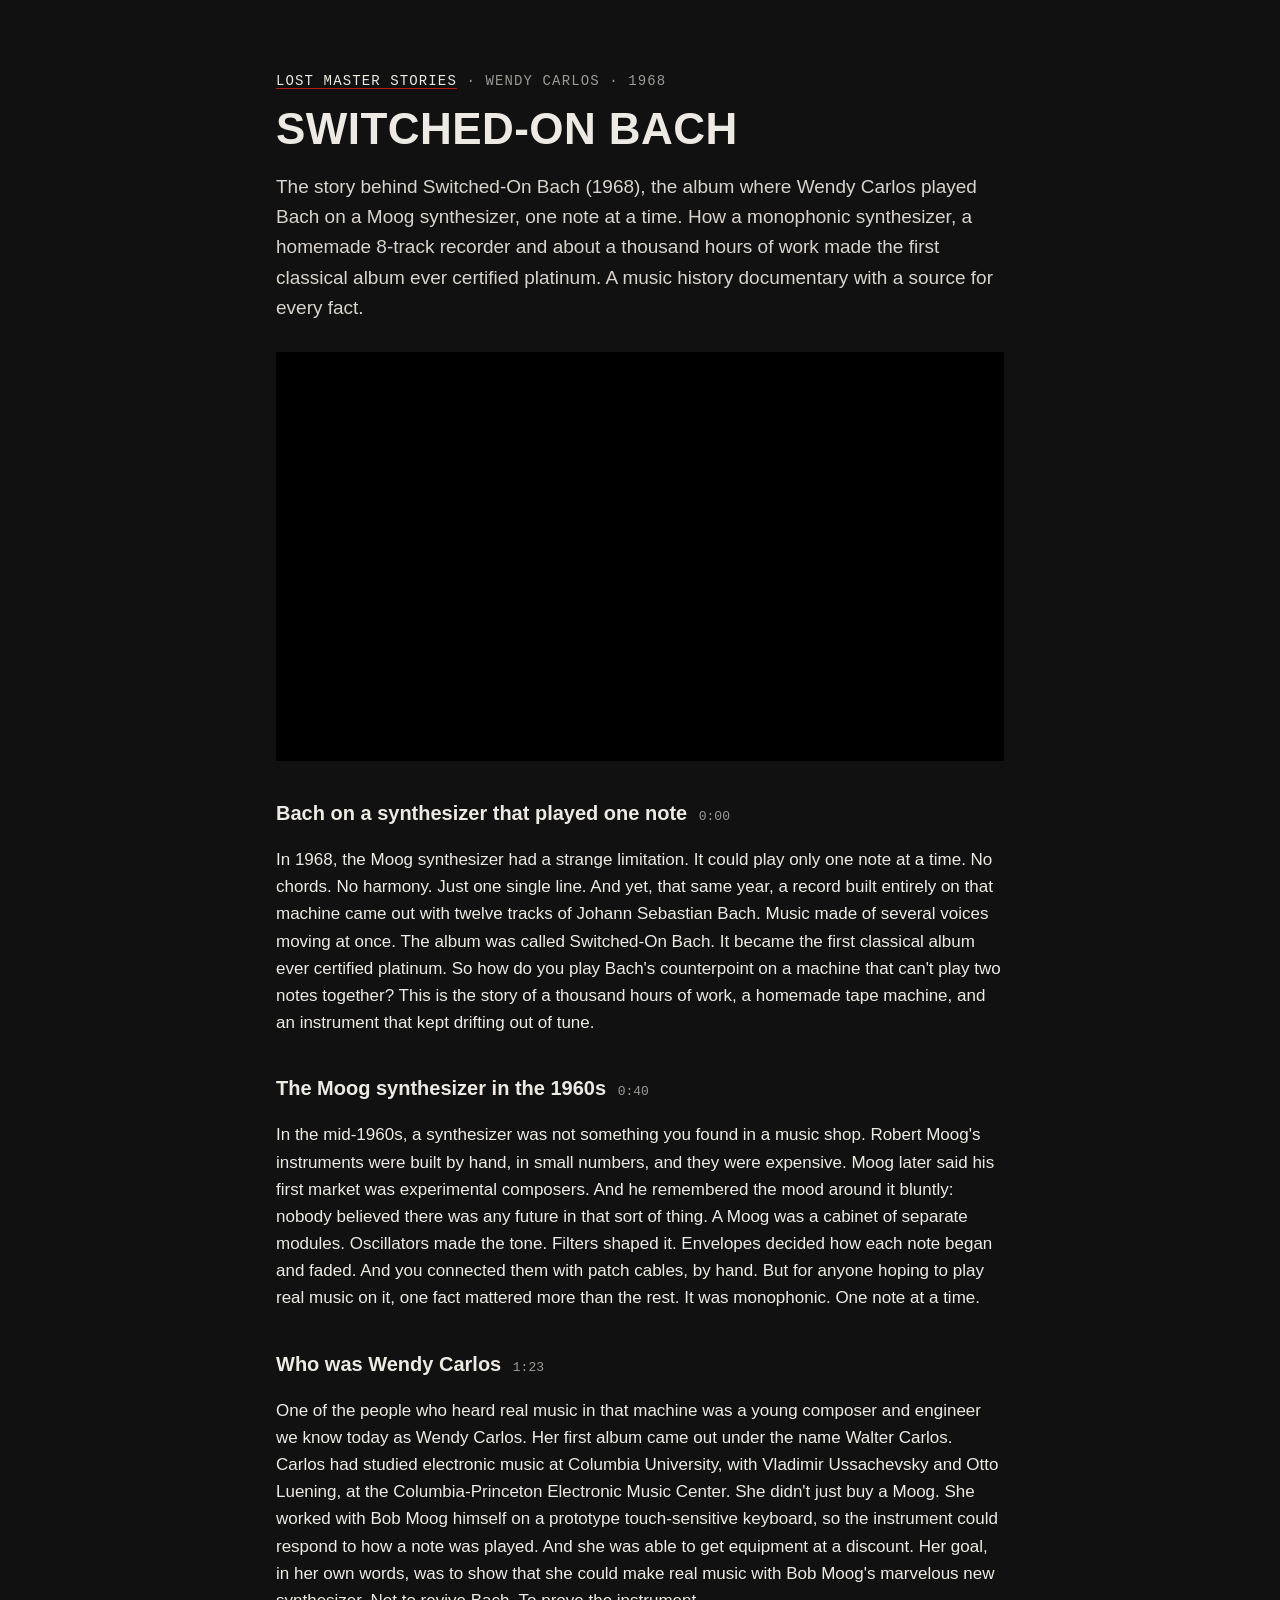
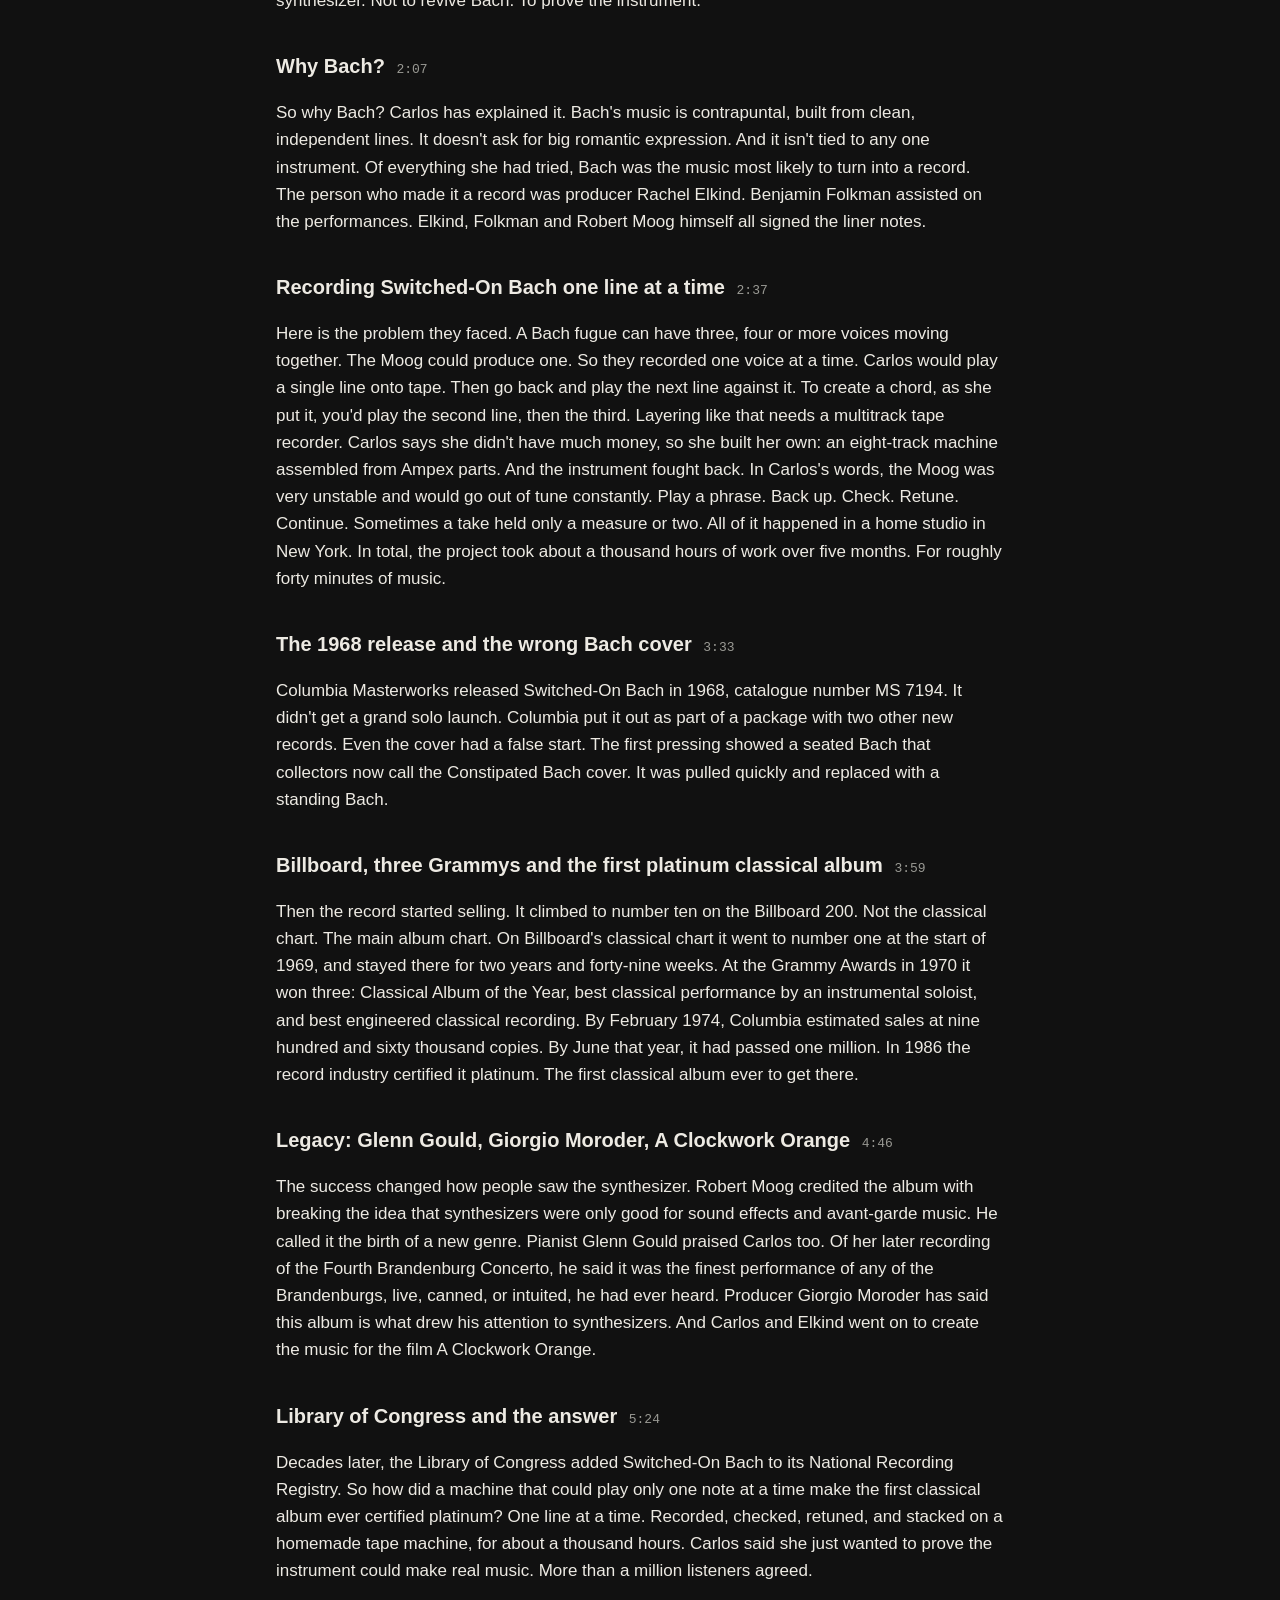
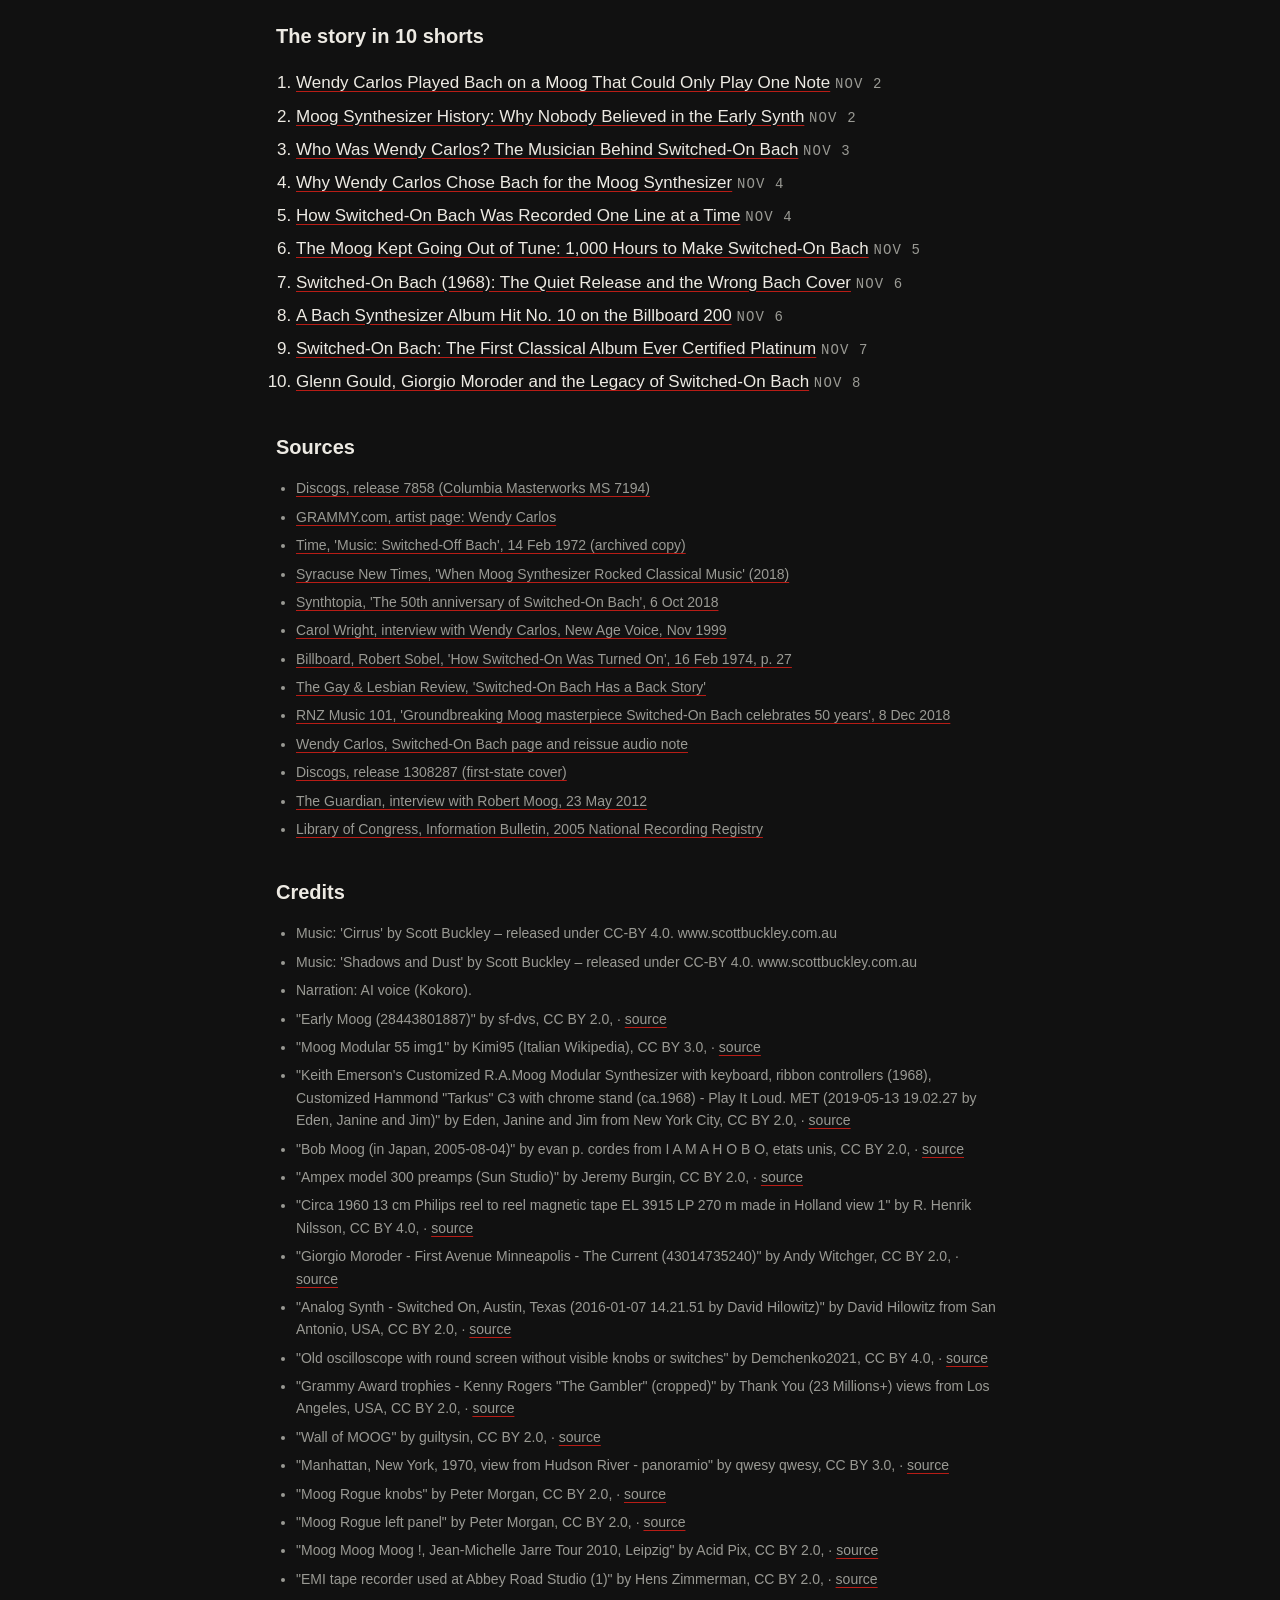
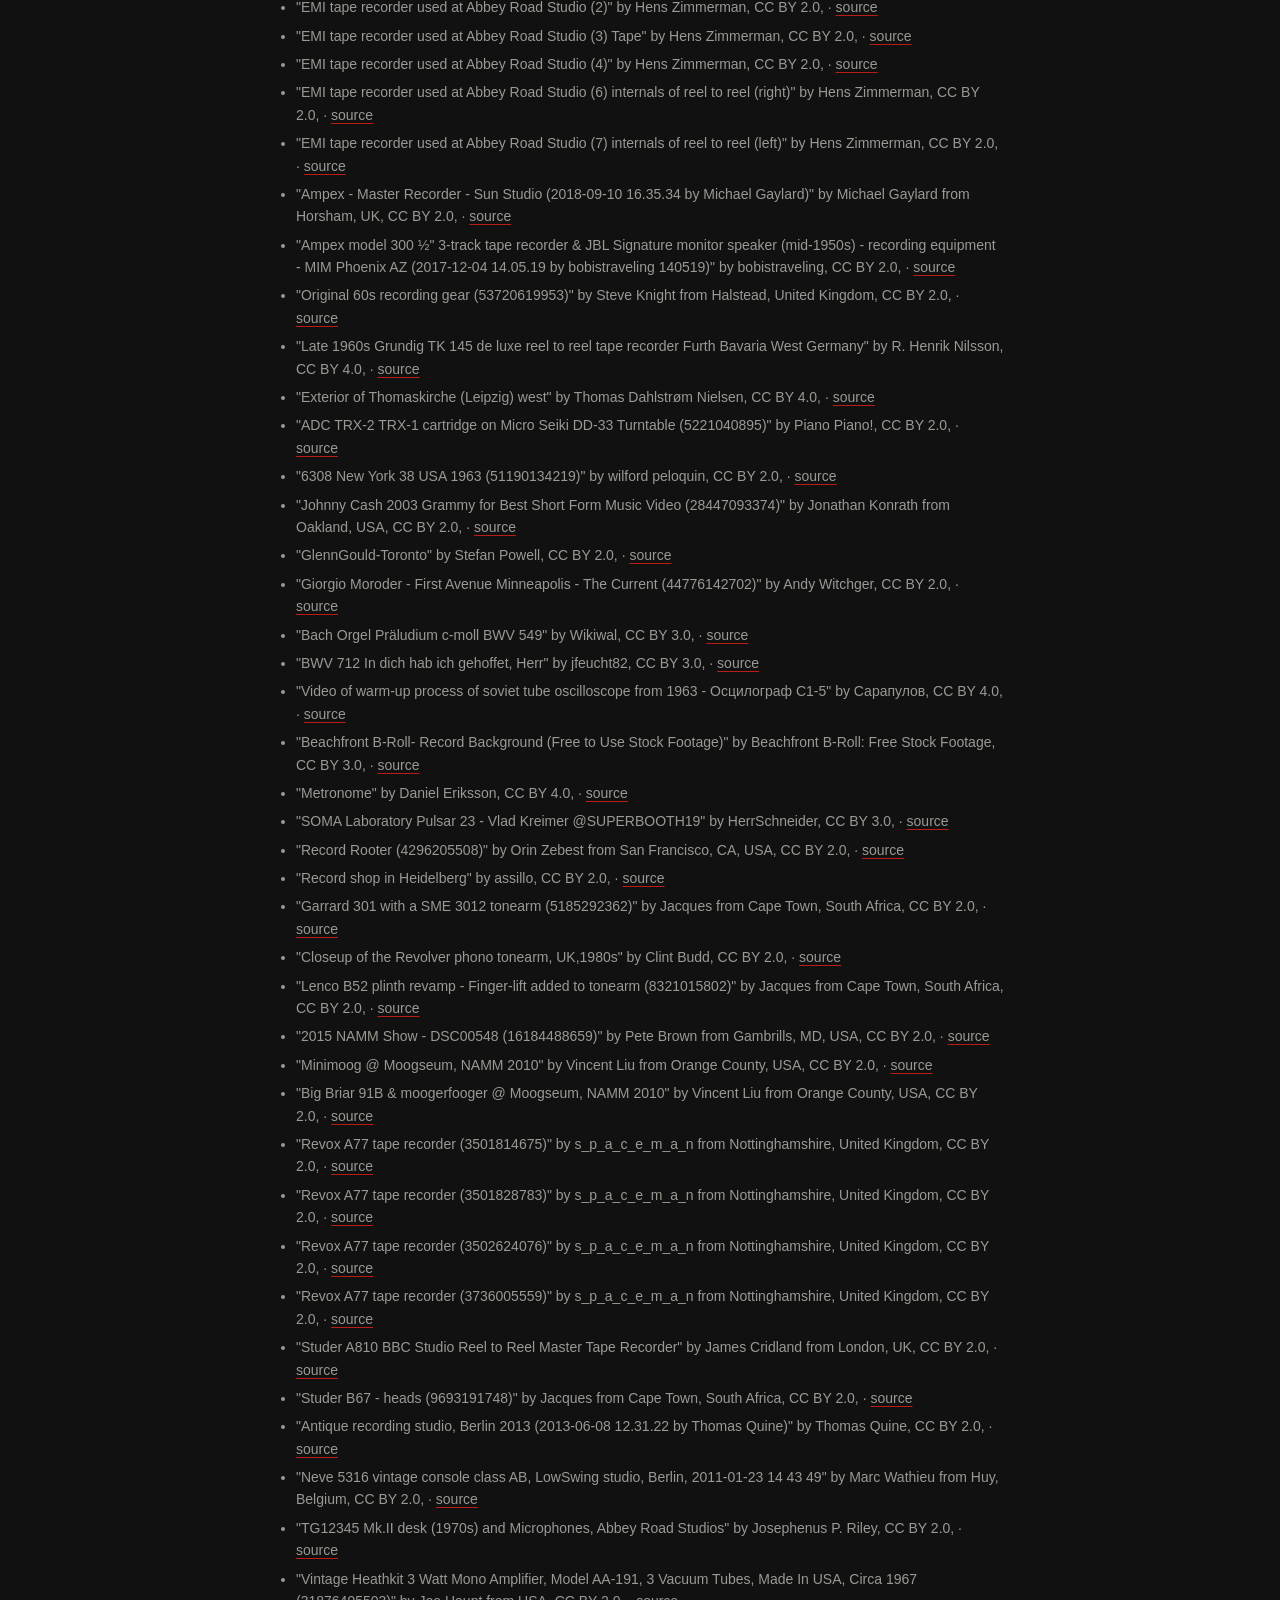
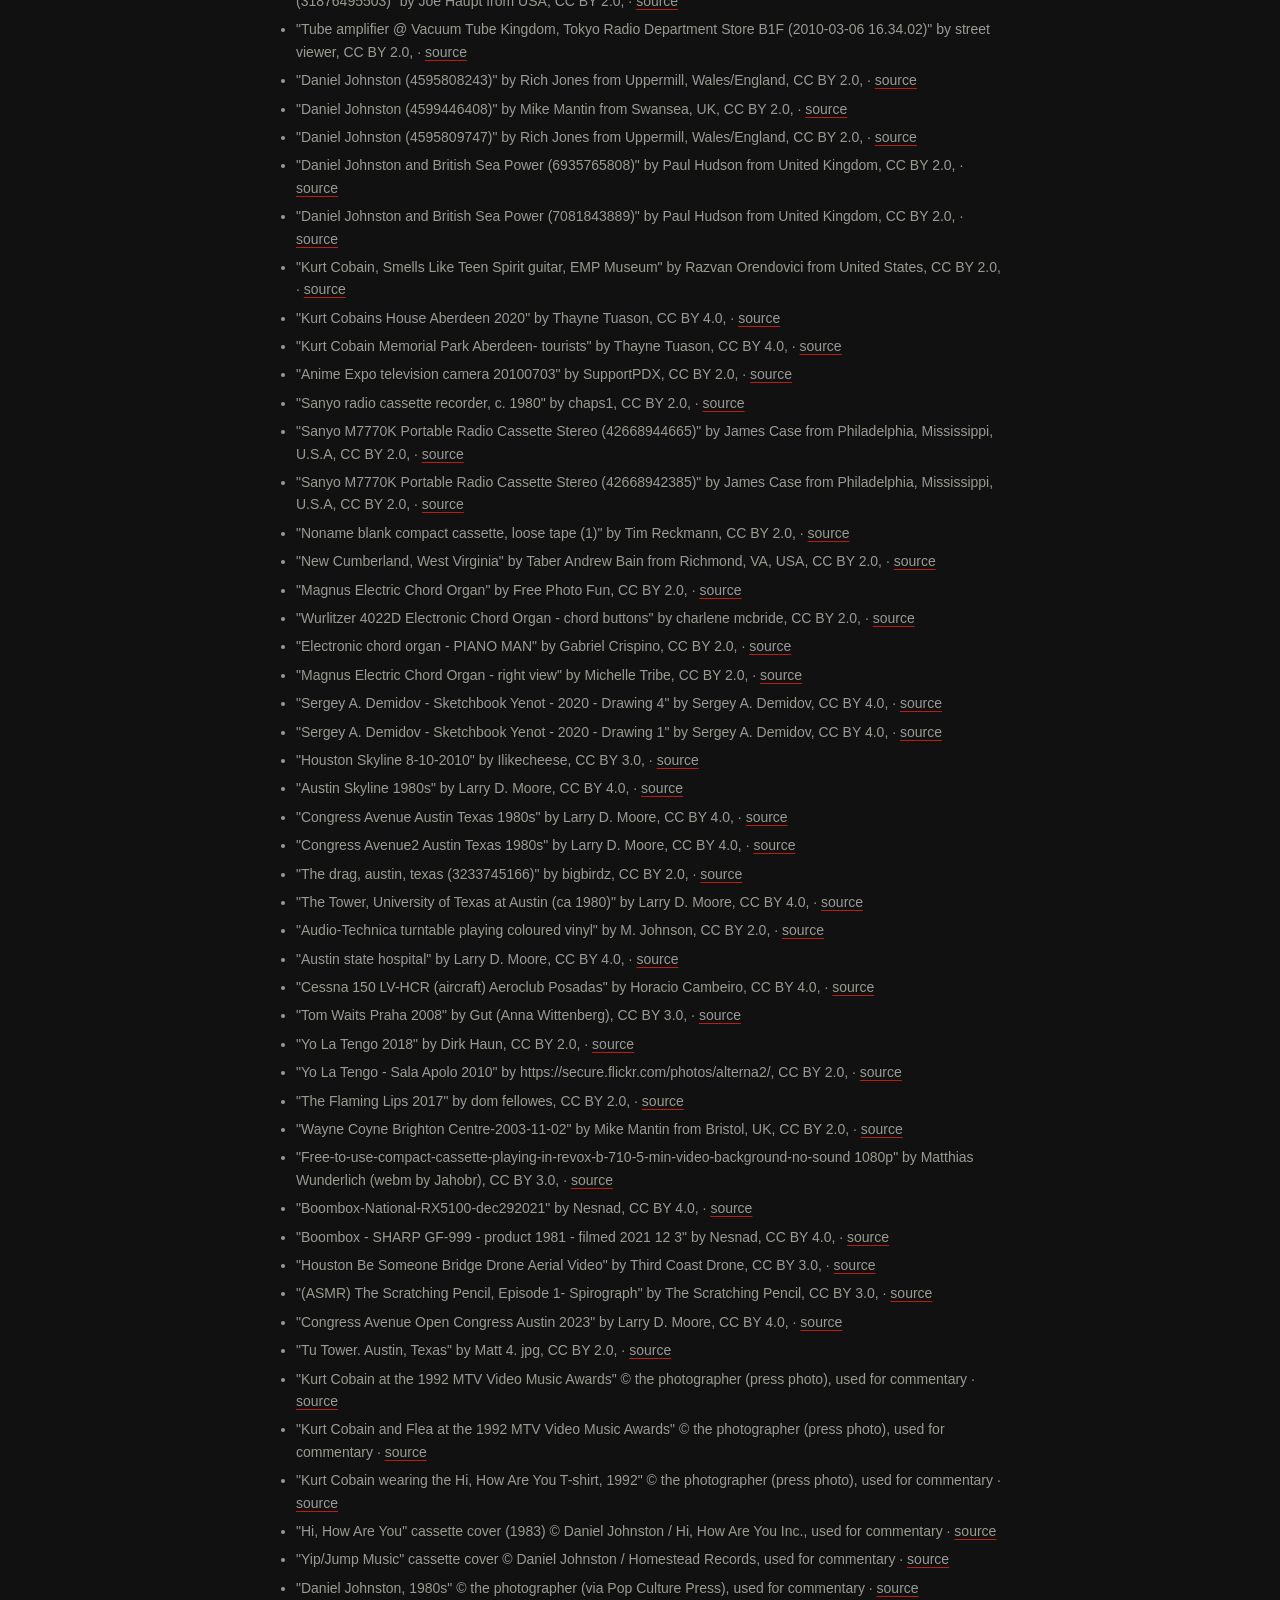
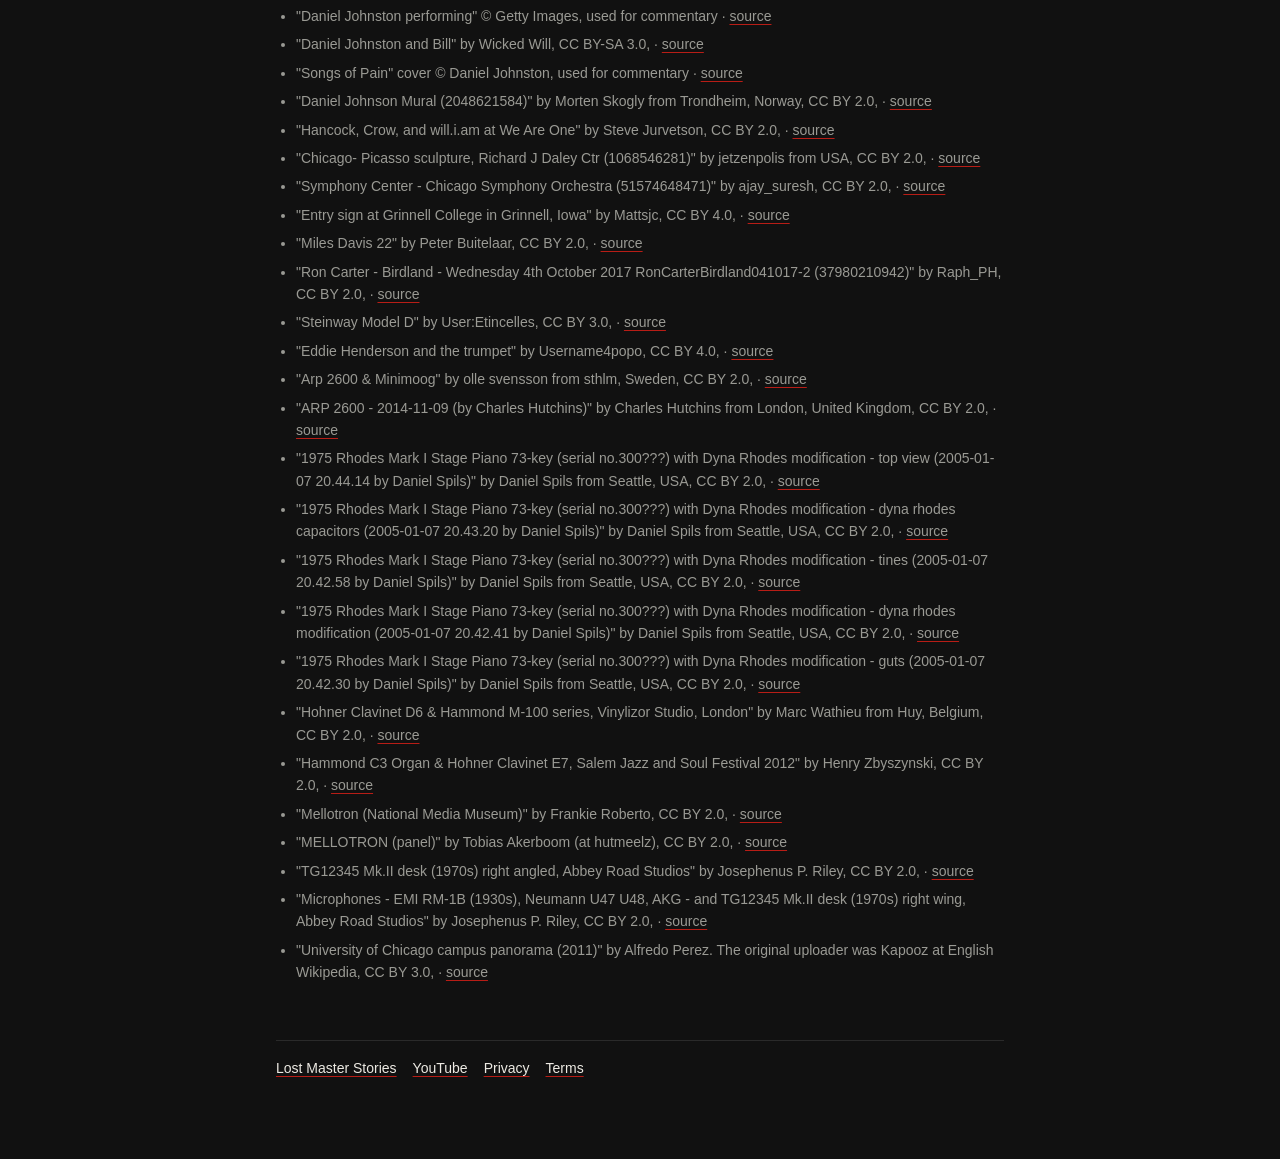
<file: switched-on-bach/index.html>
<!doctype html>
<html lang="en">
<head>
<meta charset="utf-8">
<meta name="viewport" content="width=device-width, initial-scale=1">
<title>Wendy Carlos &amp; Switched-On Bach: Bach on a Moog, One Note at a Time · Lost Master Stories</title>
<meta name="description" content="The story behind Switched-On Bach (1968), the album where Wendy Carlos played Bach on a Moog synthesizer, one note at a time. How a monophonic synthesizer, a homemade 8-track recorder and about a thousand hours of work made the first classical album ever certified platinum. A music history documentary with a source for every fact.">
<link rel="canonical" href="https://lostmasterstories.github.io/switched-on-bach/">
<meta property="og:title" content="Wendy Carlos &amp; Switched-On Bach: Bach on a Moog, One Note at a Time · Lost Master Stories">
<meta property="og:description" content="The story behind Switched-On Bach (1968), the album where Wendy Carlos played Bach on a Moog synthesizer, one note at a time. How a monophonic synthesizer, a homemade 8-track recorder and about a thousand hours of work made the first classical album ever certified platinum. A music history documentary with a source for every fact.">
<meta property="og:url" content="https://lostmasterstories.github.io/switched-on-bach/">
<meta property="og:image" content="https://i.ytimg.com/vi/Ike5ucxKE0c/maxresdefault.jpg">
<script type="application/ld+json">{"@context": "https://schema.org", "@type": "VideoObject", "name": "Wendy Carlos & Switched-On Bach: Bach on a Moog, One Note at a Time", "description": "The story behind Switched-On Bach (1968), the album where Wendy Carlos played Bach on a Moog synthesizer, one note at a time. How a monophonic synthesizer, a homemade 8-track recorder and about a thousand hours of work made the first classical album ever certified platinum. A music history documentary with a source for every fact.", "thumbnailUrl": "https://i.ytimg.com/vi/Ike5ucxKE0c/maxresdefault.jpg", "uploadDate": "2026-11-02", "embedUrl": "https://www.youtube-nocookie.com/embed/Ike5ucxKE0c", "contentUrl": "https://www.youtube.com/watch?v=Ike5ucxKE0c"}</script>
<link rel="stylesheet" href="../estilo.css">
</head>
<body>
<main>
  <p class="meta"><a href="../">Lost Master Stories</a> · Wendy Carlos · 1968</p>
  <h1>Switched-On Bach</h1>
  <p class="lead">The story behind Switched-On Bach (1968), the album where Wendy Carlos played Bach on a Moog synthesizer, one note at a time. How a monophonic synthesizer, a homemade 8-track recorder and about a thousand hours of work made the first classical album ever certified platinum. A music history documentary with a source for every fact.</p>
  <div class="video"><iframe src="https://www.youtube-nocookie.com/embed/Ike5ucxKE0c" title="Wendy Carlos &amp; Switched-On Bach: Bach on a Moog, One Note at a Time" loading="lazy" referrerpolicy="strict-origin-when-cross-origin" allow="encrypted-media; picture-in-picture; fullscreen" allowfullscreen></iframe></div>
  <h2>Bach on a synthesizer that played one note <a class="t" href="https://www.youtube.com/watch?v=Ike5ucxKE0c&amp;t=0s">0:00</a></h2>
  <p>In 1968, the Moog synthesizer had a strange limitation. It could play only one note at a time. No chords. No harmony. Just one single line. And yet, that same year, a record built entirely on that machine came out with twelve tracks of Johann Sebastian Bach. Music made of several voices moving at once. The album was called Switched-On Bach. It became the first classical album ever certified platinum. So how do you play Bach&#x27;s counterpoint on a machine that can&#x27;t play two notes together? This is the story of a thousand hours of work, a homemade tape machine, and an instrument that kept drifting out of tune.</p>
  <h2>The Moog synthesizer in the 1960s <a class="t" href="https://www.youtube.com/watch?v=Ike5ucxKE0c&amp;t=40s">0:40</a></h2>
  <p>In the mid-1960s, a synthesizer was not something you found in a music shop. Robert Moog&#x27;s instruments were built by hand, in small numbers, and they were expensive. Moog later said his first market was experimental composers. And he remembered the mood around it bluntly: nobody believed there was any future in that sort of thing. A Moog was a cabinet of separate modules. Oscillators made the tone. Filters shaped it. Envelopes decided how each note began and faded. And you connected them with patch cables, by hand. But for anyone hoping to play real music on it, one fact mattered more than the rest. It was monophonic. One note at a time.</p>
  <h2>Who was Wendy Carlos <a class="t" href="https://www.youtube.com/watch?v=Ike5ucxKE0c&amp;t=83s">1:23</a></h2>
  <p>One of the people who heard real music in that machine was a young composer and engineer we know today as Wendy Carlos. Her first album came out under the name Walter Carlos. Carlos had studied electronic music at Columbia University, with Vladimir Ussachevsky and Otto Luening, at the Columbia-Princeton Electronic Music Center. She didn&#x27;t just buy a Moog. She worked with Bob Moog himself on a prototype touch-sensitive keyboard, so the instrument could respond to how a note was played. And she was able to get equipment at a discount. Her goal, in her own words, was to show that she could make real music with Bob Moog&#x27;s marvelous new synthesizer. Not to revive Bach. To prove the instrument.</p>
  <h2>Why Bach? <a class="t" href="https://www.youtube.com/watch?v=Ike5ucxKE0c&amp;t=127s">2:07</a></h2>
  <p>So why Bach? Carlos has explained it. Bach&#x27;s music is contrapuntal, built from clean, independent lines. It doesn&#x27;t ask for big romantic expression. And it isn&#x27;t tied to any one instrument. Of everything she had tried, Bach was the music most likely to turn into a record. The person who made it a record was producer Rachel Elkind. Benjamin Folkman assisted on the performances. Elkind, Folkman and Robert Moog himself all signed the liner notes.</p>
  <h2>Recording Switched-On Bach one line at a time <a class="t" href="https://www.youtube.com/watch?v=Ike5ucxKE0c&amp;t=157s">2:37</a></h2>
  <p>Here is the problem they faced. A Bach fugue can have three, four or more voices moving together. The Moog could produce one. So they recorded one voice at a time. Carlos would play a single line onto tape. Then go back and play the next line against it. To create a chord, as she put it, you&#x27;d play the second line, then the third. Layering like that needs a multitrack tape recorder. Carlos says she didn&#x27;t have much money, so she built her own: an eight-track machine assembled from Ampex parts. And the instrument fought back. In Carlos&#x27;s words, the Moog was very unstable and would go out of tune constantly. Play a phrase. Back up. Check. Retune. Continue. Sometimes a take held only a measure or two. All of it happened in a home studio in New York. In total, the project took about a thousand hours of work over five months. For roughly forty minutes of music.</p>
  <h2>The 1968 release and the wrong Bach cover <a class="t" href="https://www.youtube.com/watch?v=Ike5ucxKE0c&amp;t=213s">3:33</a></h2>
  <p>Columbia Masterworks released Switched-On Bach in 1968, catalogue number MS 7194. It didn&#x27;t get a grand solo launch. Columbia put it out as part of a package with two other new records. Even the cover had a false start. The first pressing showed a seated Bach that collectors now call the Constipated Bach cover. It was pulled quickly and replaced with a standing Bach.</p>
  <h2>Billboard, three Grammys and the first platinum classical album <a class="t" href="https://www.youtube.com/watch?v=Ike5ucxKE0c&amp;t=239s">3:59</a></h2>
  <p>Then the record started selling. It climbed to number ten on the Billboard 200. Not the classical chart. The main album chart. On Billboard&#x27;s classical chart it went to number one at the start of 1969, and stayed there for two years and forty-nine weeks. At the Grammy Awards in 1970 it won three: Classical Album of the Year, best classical performance by an instrumental soloist, and best engineered classical recording. By February 1974, Columbia estimated sales at nine hundred and sixty thousand copies. By June that year, it had passed one million. In 1986 the record industry certified it platinum. The first classical album ever to get there.</p>
  <h2>Legacy: Glenn Gould, Giorgio Moroder, A Clockwork Orange <a class="t" href="https://www.youtube.com/watch?v=Ike5ucxKE0c&amp;t=286s">4:46</a></h2>
  <p>The success changed how people saw the synthesizer. Robert Moog credited the album with breaking the idea that synthesizers were only good for sound effects and avant-garde music. He called it the birth of a new genre. Pianist Glenn Gould praised Carlos too. Of her later recording of the Fourth Brandenburg Concerto, he said it was the finest performance of any of the Brandenburgs, live, canned, or intuited, he had ever heard. Producer Giorgio Moroder has said this album is what drew his attention to synthesizers. And Carlos and Elkind went on to create the music for the film A Clockwork Orange.</p>
  <h2>Library of Congress and the answer <a class="t" href="https://www.youtube.com/watch?v=Ike5ucxKE0c&amp;t=324s">5:24</a></h2>
  <p>Decades later, the Library of Congress added Switched-On Bach to its National Recording Registry. So how did a machine that could play only one note at a time make the first classical album ever certified platinum? One line at a time. Recorded, checked, retuned, and stacked on a homemade tape machine, for about a thousand hours. Carlos said she just wanted to prove the instrument could make real music. More than a million listeners agreed.</p>
  <h2>The story in 10 shorts</h2>
  <ol class="lista">
    <li><a href="https://www.youtube.com/shorts/TkUWs3StpVE">Wendy Carlos Played Bach on a Moog That Could Only Play One Note</a> <span class=meta>Nov 2</span></li>
    <li><a href="https://www.youtube.com/shorts/8muBJBESOms">Moog Synthesizer History: Why Nobody Believed in the Early Synth</a> <span class=meta>Nov 2</span></li>
    <li><a href="https://www.youtube.com/shorts/yaCKn0tkuPA">Who Was Wendy Carlos? The Musician Behind Switched-On Bach</a> <span class=meta>Nov 3</span></li>
    <li><a href="https://www.youtube.com/shorts/SjLaE0XZZOs">Why Wendy Carlos Chose Bach for the Moog Synthesizer</a> <span class=meta>Nov 4</span></li>
    <li><a href="https://www.youtube.com/shorts/wQYmbbOhbys">How Switched-On Bach Was Recorded One Line at a Time</a> <span class=meta>Nov 4</span></li>
    <li><a href="https://www.youtube.com/shorts/5UNxW9_vDMU">The Moog Kept Going Out of Tune: 1,000 Hours to Make Switched-On Bach</a> <span class=meta>Nov 5</span></li>
    <li><a href="https://www.youtube.com/shorts/qqIHWGKT7FA">Switched-On Bach (1968): The Quiet Release and the Wrong Bach Cover</a> <span class=meta>Nov 6</span></li>
    <li><a href="https://www.youtube.com/shorts/TtyFrkyp2Ks">A Bach Synthesizer Album Hit No. 10 on the Billboard 200</a> <span class=meta>Nov 6</span></li>
    <li><a href="https://www.youtube.com/shorts/Vwchw_S0ZsE">Switched-On Bach: The First Classical Album Ever Certified Platinum</a> <span class=meta>Nov 7</span></li>
    <li><a href="https://www.youtube.com/shorts/uNNMpMeO_Ns">Glenn Gould, Giorgio Moroder and the Legacy of Switched-On Bach</a> <span class=meta>Nov 8</span></li>
  </ol>
  <h2>Sources</h2>
  <ul class="lista chica">
    <li><a href="https://www.discogs.com/release/7858-Walter-Carlos-Switched-On-Bach">Discogs, release 7858 (Columbia Masterworks MS 7194)</a></li>
    <li><a href="https://www.grammy.com/artists/wendy-carlos/1220">GRAMMY.com, artist page: Wendy Carlos</a></li>
    <li><a href="https://web.archive.org/web/20120706065315/http://www.time.com/time/magazine/article/0,9171,903305,00.html">Time, &#x27;Music: Switched-Off Bach&#x27;, 14 Feb 1972 (archived copy)</a></li>
    <li><a href="https://www.syracusenewtimes.com/when-moog-synthesizer-rocked-classical-music/">Syracuse New Times, &#x27;When Moog Synthesizer Rocked Classical Music&#x27; (2018)</a></li>
    <li><a href="https://synthtopia.com/content/2018/10/06/the-50th-anniversary-of-switched-on-bach">Synthtopia, &#x27;The 50th anniversary of Switched-On Bach&#x27;, 6 Oct 2018</a></li>
    <li><a href="http://www.wendycarlos.com/wright.html">Carol Wright, interview with Wendy Carlos, New Age Voice, Nov 1999</a></li>
    <li><a href="https://www.worldradiohistory.com/Archive-All-Music/Billboard/70s/1974/Billboard%201974-02-16.pdf">Billboard, Robert Sobel, &#x27;How Switched-On Was Turned On&#x27;, 16 Feb 1974, p. 27</a></li>
    <li><a href="https://glreview.org/article/switched-on-bach-has-a-back-story">The Gay &amp; Lesbian Review, &#x27;Switched-On Bach Has a Back Story&#x27;</a></li>
    <li><a href="https://www.rnz.co.nz/national/programmes/music101/audio/2018674602/groundbreaking-moog-masterpiece-switched-on-bach-celebrates-50-years">RNZ Music 101, &#x27;Groundbreaking Moog masterpiece Switched-On Bach celebrates 50 years&#x27;, 8 Dec 2018</a></li>
    <li><a href="https://www.wendycarlos.com/+sob.html">Wendy Carlos, Switched-On Bach page and reissue audio note</a></li>
    <li><a href="https://www.discogs.com/release/1308287-Walter-Carlos-Switched-On-Bach">Discogs, release 1308287 (first-state cover)</a></li>
    <li><a href="https://www.theguardian.com/music/2012/may/23/robert-moog-interview-google-doodle">The Guardian, interview with Robert Moog, 23 May 2012</a></li>
    <li><a href="https://loc.gov/loc/lcib/0605/nrr2.html">Library of Congress, Information Bulletin, 2005 National Recording Registry</a></li>
  </ul>
  <h2>Credits</h2>
  <ul class="lista chica">
    <li>Music: &#x27;Cirrus&#x27; by Scott Buckley – released under CC-BY 4.0. www.scottbuckley.com.au</li>
    <li>Music: &#x27;Shadows and Dust&#x27; by Scott Buckley – released under CC-BY 4.0. www.scottbuckley.com.au</li>
    <li>Narration: AI voice (Kokoro).</li>
    <li>&quot;Early Moog (28443801887)&quot; by sf-dvs, CC BY 2.0, · <a href="https://commons.wikimedia.org/?curid=148764978">source</a></li>
    <li>&quot;Moog Modular 55 img1&quot; by Kimi95 (Italian Wikipedia), CC BY 3.0, · <a href="https://commons.wikimedia.org/?curid=7745429">source</a></li>
    <li>&quot;Keith Emerson&#x27;s Customized R.A.Moog Modular Synthesizer with keyboard, ribbon controllers (1968), Customized Hammond &quot;Tarkus&quot; C3 with chrome stand (ca.1968) - Play It Loud. MET (2019-05-13 19.02.27 by Eden, Janine and Jim)&quot; by Eden, Janine and Jim from New York City, CC BY 2.0, · <a href="https://commons.wikimedia.org/?curid=115529525">source</a></li>
    <li>&quot;Bob Moog (in Japan, 2005-08-04)&quot; by evan p. cordes from I A M A H O B O, etats unis, CC BY 2.0, · <a href="https://commons.wikimedia.org/?curid=29464844">source</a></li>
    <li>&quot;Ampex model 300 preamps (Sun Studio)&quot; by Jeremy Burgin, CC BY 2.0, · <a href="https://commons.wikimedia.org/?curid=8839078">source</a></li>
    <li>&quot;Circa 1960 13 cm Philips reel to reel magnetic tape EL 3915 LP 270 m made in Holland view 1&quot; by R. Henrik Nilsson, CC BY 4.0, · <a href="https://commons.wikimedia.org/?curid=197664159">source</a></li>
    <li>&quot;Giorgio Moroder - First Avenue Minneapolis - The Current (43014735240)&quot; by Andy Witchger, CC BY 2.0, · <a href="https://commons.wikimedia.org/?curid=73390901">source</a></li>
    <li>&quot;Analog Synth - Switched On, Austin, Texas (2016-01-07 14.21.51 by David Hilowitz)&quot; by David Hilowitz from San Antonio, USA, CC BY 2.0, · <a href="https://commons.wikimedia.org/?curid=131265037">source</a></li>
    <li>&quot;Old oscilloscope with round screen without visible knobs or switches&quot; by Demchenko2021, CC BY 4.0, · <a href="https://commons.wikimedia.org/?curid=126903548">source</a></li>
    <li>&quot;Grammy Award trophies - Kenny Rogers &quot;The Gambler&quot; (cropped)&quot; by Thank You (23 Millions+) views from Los Angeles, USA, CC BY 2.0, · <a href="https://commons.wikimedia.org/?curid=167756300">source</a></li>
    <li>&quot;Wall of MOOG&quot; by guiltysin, CC BY 2.0, · <a href="https://commons.wikimedia.org/?curid=7457047">source</a></li>
    <li>&quot;Manhattan, New York, 1970, view from Hudson River - panoramio&quot; by qwesy qwesy, CC BY 3.0, · <a href="https://commons.wikimedia.org/?curid=54572599">source</a></li>
    <li>&quot;Moog Rogue knobs&quot; by Peter Morgan, CC BY 2.0, · <a href="https://commons.wikimedia.org/?curid=14659910">source</a></li>
    <li>&quot;Moog Rogue left panel&quot; by Peter Morgan, CC BY 2.0, · <a href="https://commons.wikimedia.org/?curid=14659933">source</a></li>
    <li>&quot;Moog Moog Moog !, Jean-Michelle Jarre Tour 2010, Leipzig&quot; by Acid Pix, CC BY 2.0, · <a href="https://commons.wikimedia.org/?curid=26513912">source</a></li>
    <li>&quot;EMI tape recorder used at Abbey Road Studio (1)&quot; by Hens Zimmerman, CC BY 2.0, · <a href="https://commons.wikimedia.org/?curid=8526690">source</a></li>
    <li>&quot;EMI tape recorder used at Abbey Road Studio (2)&quot; by Hens Zimmerman, CC BY 2.0, · <a href="https://commons.wikimedia.org/?curid=8527737">source</a></li>
    <li>&quot;EMI tape recorder used at Abbey Road Studio (3) Tape&quot; by Hens Zimmerman, CC BY 2.0, · <a href="https://commons.wikimedia.org/?curid=8527746">source</a></li>
    <li>&quot;EMI tape recorder used at Abbey Road Studio (4)&quot; by Hens Zimmerman, CC BY 2.0, · <a href="https://commons.wikimedia.org/?curid=8527753">source</a></li>
    <li>&quot;EMI tape recorder used at Abbey Road Studio (6) internals of reel to reel (right)&quot; by Hens Zimmerman, CC BY 2.0, · <a href="https://commons.wikimedia.org/?curid=8527814">source</a></li>
    <li>&quot;EMI tape recorder used at Abbey Road Studio (7) internals of reel to reel (left)&quot; by Hens Zimmerman, CC BY 2.0, · <a href="https://commons.wikimedia.org/?curid=8527853">source</a></li>
    <li>&quot;Ampex - Master Recorder - Sun Studio (2018-09-10 16.35.34 by Michael Gaylard)&quot; by Michael Gaylard from Horsham, UK, CC BY 2.0, · <a href="https://commons.wikimedia.org/?curid=114702136">source</a></li>
    <li>&quot;Ampex model 300 ½&quot; 3-track tape recorder &amp; JBL Signature monitor speaker (mid-1950s) - recording equipment - MIM Phoenix AZ (2017-12-04 14.05.19 by bobistraveling 140519)&quot; by bobistraveling, CC BY 2.0, · <a href="https://commons.wikimedia.org/?curid=69474074">source</a></li>
    <li>&quot;Original 60s recording gear (53720619953)&quot; by Steve Knight from Halstead, United Kingdom, CC BY 2.0, · <a href="https://commons.wikimedia.org/?curid=148347112">source</a></li>
    <li>&quot;Late 1960s Grundig TK 145 de luxe reel to reel tape recorder Furth Bavaria West Germany&quot; by R. Henrik Nilsson, CC BY 4.0, · <a href="https://commons.wikimedia.org/?curid=195560677">source</a></li>
    <li>&quot;Exterior of Thomaskirche (Leipzig) west&quot; by Thomas Dahlstrøm Nielsen, CC BY 4.0, · <a href="https://commons.wikimedia.org/?curid=176994934">source</a></li>
    <li>&quot;ADC TRX-2 TRX-1 cartridge on Micro Seiki DD-33 Turntable (5221040895)&quot; by Piano Piano!, CC BY 2.0, · <a href="https://commons.wikimedia.org/?curid=81800273">source</a></li>
    <li>&quot;6308 New York 38 USA 1963 (51190134219)&quot; by wilford peloquin, CC BY 2.0, · <a href="https://commons.wikimedia.org/?curid=129849535">source</a></li>
    <li>&quot;Johnny Cash 2003 Grammy for Best Short Form Music Video (28447093374)&quot; by Jonathan Konrath from Oakland, USA, CC BY 2.0, · <a href="https://commons.wikimedia.org/?curid=150977239">source</a></li>
    <li>&quot;GlennGould-Toronto&quot; by Stefan Powell, CC BY 2.0, · <a href="https://commons.wikimedia.org/?curid=5921337">source</a></li>
    <li>&quot;Giorgio Moroder - First Avenue Minneapolis - The Current (44776142702)&quot; by Andy Witchger, CC BY 2.0, · <a href="https://commons.wikimedia.org/?curid=73390902">source</a></li>
    <li>&quot;Bach Orgel Präludium c-moll BWV 549&quot; by Wikiwal, CC BY 3.0, · <a href="https://commons.wikimedia.org/?curid=33685755">source</a></li>
    <li>&quot;BWV 712 In dich hab ich gehoffet, Herr&quot; by jfeucht82, CC BY 3.0, · <a href="https://commons.wikimedia.org/?curid=40112755">source</a></li>
    <li>&quot;Video of warm-up process of soviet tube oscilloscope from 1963 - Осцилограф С1-5&quot; by Сарапулов, CC BY 4.0, · <a href="https://commons.wikimedia.org/?curid=84080123">source</a></li>
    <li>&quot;Beachfront B-Roll- Record Background (Free to Use Stock Footage)&quot; by Beachfront B-Roll: Free Stock Footage, CC BY 3.0, · <a href="https://commons.wikimedia.org/?curid=77035377">source</a></li>
    <li>&quot;Metronome&quot; by Daniel Eriksson, CC BY 4.0, · <a href="https://commons.wikimedia.org/?curid=93344547">source</a></li>
    <li>&quot;SOMA Laboratory Pulsar 23 - Vlad Kreimer @SUPERBOOTH19&quot; by HerrSchneider, CC BY 3.0, · <a href="https://commons.wikimedia.org/?curid=86822229">source</a></li>
    <li>&quot;Record Rooter (4296205508)&quot; by Orin Zebest from San Francisco, CA, USA, CC BY 2.0, · <a href="https://commons.wikimedia.org/?curid=110485524">source</a></li>
    <li>&quot;Record shop in Heidelberg&quot; by assillo, CC BY 2.0, · <a href="https://commons.wikimedia.org/?curid=94872310">source</a></li>
    <li>&quot;Garrard 301 with a SME 3012 tonearm (5185292362)&quot; by Jacques from Cape Town, South Africa, CC BY 2.0, · <a href="https://commons.wikimedia.org/?curid=81746054">source</a></li>
    <li>&quot;Closeup of the Revolver phono tonearm, UK,1980s&quot; by Clint Budd, CC BY 2.0, · <a href="https://commons.wikimedia.org/?curid=88879900">source</a></li>
    <li>&quot;Lenco B52 plinth revamp - Finger-lift added to tonearm (8321015802)&quot; by Jacques from Cape Town, South Africa, CC BY 2.0, · <a href="https://commons.wikimedia.org/?curid=81747771">source</a></li>
    <li>&quot;2015 NAMM Show - DSC00548 (16184488659)&quot; by Pete Brown from Gambrills, MD, USA, CC BY 2.0, · <a href="https://commons.wikimedia.org/?curid=38093073">source</a></li>
    <li>&quot;Minimoog @ Moogseum, NAMM 2010&quot; by Vincent Liu from Orange County, USA, CC BY 2.0, · <a href="https://commons.wikimedia.org/?curid=9548690">source</a></li>
    <li>&quot;Big Briar 91B &amp; moogerfooger @ Moogseum, NAMM 2010&quot; by Vincent Liu from Orange County, USA, CC BY 2.0, · <a href="https://commons.wikimedia.org/?curid=9548775">source</a></li>
    <li>&quot;Revox A77 tape recorder (3501814675)&quot; by s_p_a_c_e_m_a_n from Nottinghamshire, United Kingdom, CC BY 2.0, · <a href="https://commons.wikimedia.org/?curid=81671479">source</a></li>
    <li>&quot;Revox A77 tape recorder (3501828783)&quot; by s_p_a_c_e_m_a_n from Nottinghamshire, United Kingdom, CC BY 2.0, · <a href="https://commons.wikimedia.org/?curid=81671475">source</a></li>
    <li>&quot;Revox A77 tape recorder (3502624076)&quot; by s_p_a_c_e_m_a_n from Nottinghamshire, United Kingdom, CC BY 2.0, · <a href="https://commons.wikimedia.org/?curid=81671477">source</a></li>
    <li>&quot;Revox A77 tape recorder (3736005559)&quot; by s_p_a_c_e_m_a_n from Nottinghamshire, United Kingdom, CC BY 2.0, · <a href="https://commons.wikimedia.org/?curid=81671470">source</a></li>
    <li>&quot;Studer A810 BBC Studio Reel to Reel Master Tape Recorder&quot; by James Cridland from London, UK, CC BY 2.0, · <a href="https://commons.wikimedia.org/?curid=32485101">source</a></li>
    <li>&quot;Studer B67 - heads (9693191748)&quot; by Jacques from Cape Town, South Africa, CC BY 2.0, · <a href="https://commons.wikimedia.org/?curid=81747031">source</a></li>
    <li>&quot;Antique recording studio, Berlin 2013 (2013-06-08 12.31.22 by Thomas Quine)&quot; by Thomas Quine, CC BY 2.0, · <a href="https://commons.wikimedia.org/?curid=115169643">source</a></li>
    <li>&quot;Neve 5316 vintage console class AB, LowSwing studio, Berlin, 2011-01-23 14 43 49&quot; by Marc Wathieu from Huy, Belgium, CC BY 2.0, · <a href="https://commons.wikimedia.org/?curid=27096463">source</a></li>
    <li>&quot;TG12345 Mk.II desk (1970s) and Microphones, Abbey Road Studios&quot; by Josephenus P. Riley, CC BY 2.0, · <a href="https://commons.wikimedia.org/?curid=25093847">source</a></li>
    <li>&quot;Vintage Heathkit 3 Watt Mono Amplifier, Model AA-191, 3 Vacuum Tubes, Made In USA, Circa 1967 (31876495503)&quot; by Joe Haupt from USA, CC BY 2.0, · <a href="https://commons.wikimedia.org/?curid=57235653">source</a></li>
    <li>&quot;Tube amplifier @ Vacuum Tube Kingdom, Tokyo Radio Department Store B1F (2010-03-06 16.34.02)&quot; by street viewer, CC BY 2.0, · <a href="https://commons.wikimedia.org/?curid=59551709">source</a></li>
    <li>&quot;Daniel Johnston (4595808243)&quot; by Rich Jones from Uppermill, Wales/England, CC BY 2.0, · <a href="https://commons.wikimedia.org/?curid=59936250">source</a></li>
    <li>&quot;Daniel Johnston (4599446408)&quot; by Mike Mantin from Swansea, UK, CC BY 2.0, · <a href="https://commons.wikimedia.org/?curid=59936239">source</a></li>
    <li>&quot;Daniel Johnston (4595809747)&quot; by Rich Jones from Uppermill, Wales/England, CC BY 2.0, · <a href="https://commons.wikimedia.org/?curid=59936246">source</a></li>
    <li>&quot;Daniel Johnston and British Sea Power (6935765808)&quot; by Paul Hudson from United Kingdom, CC BY 2.0, · <a href="https://commons.wikimedia.org/?curid=59936226">source</a></li>
    <li>&quot;Daniel Johnston and British Sea Power (7081843889)&quot; by Paul Hudson from United Kingdom, CC BY 2.0, · <a href="https://commons.wikimedia.org/?curid=59936215">source</a></li>
    <li>&quot;Kurt Cobain, Smells Like Teen Spirit guitar, EMP Museum&quot; by Razvan Orendovici from United States, CC BY 2.0, · <a href="https://commons.wikimedia.org/?curid=17713914">source</a></li>
    <li>&quot;Kurt Cobains House Aberdeen 2020&quot; by Thayne Tuason, CC BY 4.0, · <a href="https://commons.wikimedia.org/?curid=104310057">source</a></li>
    <li>&quot;Kurt Cobain Memorial Park Aberdeen- tourists&quot; by Thayne Tuason, CC BY 4.0, · <a href="https://commons.wikimedia.org/?curid=104310055">source</a></li>
    <li>&quot;Anime Expo television camera 20100703&quot; by SupportPDX, CC BY 2.0, · <a href="https://commons.wikimedia.org/?curid=61325465">source</a></li>
    <li>&quot;Sanyo radio cassette recorder, c. 1980&quot; by chaps1, CC BY 2.0, · <a href="https://commons.wikimedia.org/?curid=127972970">source</a></li>
    <li>&quot;Sanyo M7770K Portable Radio Cassette Stereo (42668944665)&quot; by James Case from Philadelphia, Mississippi, U.S.A, CC BY 2.0, · <a href="https://commons.wikimedia.org/?curid=83250110">source</a></li>
    <li>&quot;Sanyo M7770K Portable Radio Cassette Stereo (42668942385)&quot; by James Case from Philadelphia, Mississippi, U.S.A, CC BY 2.0, · <a href="https://commons.wikimedia.org/?curid=83250111">source</a></li>
    <li>&quot;Noname blank compact cassette, loose tape (1)&quot; by Tim Reckmann, CC BY 2.0, · <a href="https://commons.wikimedia.org/?curid=89918319">source</a></li>
    <li>&quot;New Cumberland, West Virginia&quot; by Taber Andrew Bain from Richmond, VA, USA, CC BY 2.0, · <a href="https://commons.wikimedia.org/?curid=32231672">source</a></li>
    <li>&quot;Magnus Electric Chord Organ&quot; by Free Photo Fun, CC BY 2.0, · <a href="https://commons.wikimedia.org/?curid=27204549">source</a></li>
    <li>&quot;Wurlitzer 4022D Electronic Chord Organ - chord buttons&quot; by charlene mcbride, CC BY 2.0, · <a href="https://commons.wikimedia.org/?curid=24988837">source</a></li>
    <li>&quot;Electronic chord organ - PIANO MAN&quot; by Gabriel Crispino, CC BY 2.0, · <a href="https://commons.wikimedia.org/?curid=19736001">source</a></li>
    <li>&quot;Magnus Electric Chord Organ - right view&quot; by Michelle Tribe, CC BY 2.0, · <a href="https://commons.wikimedia.org/?curid=26876872">source</a></li>
    <li>&quot;Sergey A. Demidov - Sketchbook Yenot - 2020 - Drawing 4&quot; by Sergey A. Demidov, CC BY 4.0, · <a href="https://commons.wikimedia.org/?curid=201405426">source</a></li>
    <li>&quot;Sergey A. Demidov - Sketchbook Yenot - 2020 - Drawing 1&quot; by Sergey A. Demidov, CC BY 4.0, · <a href="https://commons.wikimedia.org/?curid=201405421">source</a></li>
    <li>&quot;Houston Skyline 8-10-2010&quot; by Ilikecheese, CC BY 3.0, · <a href="https://commons.wikimedia.org/?curid=11253721">source</a></li>
    <li>&quot;Austin Skyline 1980s&quot; by Larry D. Moore, CC BY 4.0, · <a href="https://commons.wikimedia.org/?curid=158104399">source</a></li>
    <li>&quot;Congress Avenue Austin Texas 1980s&quot; by Larry D. Moore, CC BY 4.0, · <a href="https://commons.wikimedia.org/?curid=158081630">source</a></li>
    <li>&quot;Congress Avenue2 Austin Texas 1980s&quot; by Larry D. Moore, CC BY 4.0, · <a href="https://commons.wikimedia.org/?curid=158091862">source</a></li>
    <li>&quot;The drag, austin, texas (3233745166)&quot; by bigbirdz, CC BY 2.0, · <a href="https://commons.wikimedia.org/?curid=33436784">source</a></li>
    <li>&quot;The Tower, University of Texas at Austin (ca 1980)&quot; by Larry D. Moore, CC BY 4.0, · <a href="https://commons.wikimedia.org/?curid=1017493">source</a></li>
    <li>&quot;Audio-Technica turntable playing coloured vinyl&quot; by M. Johnson, CC BY 2.0, · <a href="https://commons.wikimedia.org/?curid=88941939">source</a></li>
    <li>&quot;Austin state hospital&quot; by Larry D. Moore, CC BY 4.0, · <a href="https://commons.wikimedia.org/?curid=1017365">source</a></li>
    <li>&quot;Cessna 150 LV-HCR (aircraft) Aeroclub Posadas&quot; by Horacio Cambeiro, CC BY 4.0, · <a href="https://commons.wikimedia.org/?curid=143931476">source</a></li>
    <li>&quot;Tom Waits Praha 2008&quot; by Gut (Anna Wittenberg), CC BY 3.0, · <a href="https://commons.wikimedia.org/?curid=4462370">source</a></li>
    <li>&quot;Yo La Tengo 2018&quot; by Dirk Haun, CC BY 2.0, · <a href="https://commons.wikimedia.org/?curid=176699853">source</a></li>
    <li>&quot;Yo La Tengo - Sala Apolo 2010&quot; by https://secure.flickr.com/photos/alterna2/, CC BY 2.0, · <a href="https://commons.wikimedia.org/?curid=35548371">source</a></li>
    <li>&quot;The Flaming Lips 2017&quot; by dom fellowes, CC BY 2.0, · <a href="https://commons.wikimedia.org/?curid=136627543">source</a></li>
    <li>&quot;Wayne Coyne Brighton Centre-2003-11-02&quot; by Mike Mantin from Bristol, UK, CC BY 2.0, · <a href="https://commons.wikimedia.org/?curid=3036428">source</a></li>
    <li>&quot;Free-to-use-compact-cassette-playing-in-revox-b-710-5-min-video-background-no-sound 1080p&quot; by Matthias Wunderlich (webm by Jahobr), CC BY 3.0, · <a href="https://commons.wikimedia.org/?curid=98765322">source</a></li>
    <li>&quot;Boombox-National-RX5100-dec292021&quot; by Nesnad, CC BY 4.0, · <a href="https://commons.wikimedia.org/?curid=113785712">source</a></li>
    <li>&quot;Boombox - SHARP GF-999 - product 1981 - filmed 2021 12 3&quot; by Nesnad, CC BY 4.0, · <a href="https://commons.wikimedia.org/?curid=113172772">source</a></li>
    <li>&quot;Houston Be Someone Bridge Drone Aerial Video&quot; by Third Coast Drone, CC BY 3.0, · <a href="https://commons.wikimedia.org/?curid=154925428">source</a></li>
    <li>&quot;(ASMR) The Scratching Pencil, Episode 1- Spirograph&quot; by The Scratching Pencil, CC BY 3.0, · <a href="https://commons.wikimedia.org/?curid=78190302">source</a></li>
    <li>&quot;Congress Avenue Open Congress Austin 2023&quot; by Larry D. Moore, CC BY 4.0, · <a href="https://commons.wikimedia.org/?curid=138247952">source</a></li>
    <li>&quot;Tu Tower. Austin, Texas&quot; by Matt 4. jpg, CC BY 2.0, · <a href="https://commons.wikimedia.org/?curid=150398374">source</a></li>
    <li>&quot;Kurt Cobain at the 1992 MTV Video Music Awards&quot; © the photographer (press photo), used for commentary · <a href="https://designyoutrust.com/2023/02/nostalgic-photos-of-kurt-cobain-wearing-a-hi-how-are-you-t-shirt/">source</a></li>
    <li>&quot;Kurt Cobain and Flea at the 1992 MTV Video Music Awards&quot; © the photographer (press photo), used for commentary · <a href="https://designyoutrust.com/2023/02/nostalgic-photos-of-kurt-cobain-wearing-a-hi-how-are-you-t-shirt/">source</a></li>
    <li>&quot;Kurt Cobain wearing the Hi, How Are You T-shirt, 1992&quot; © the photographer (press photo), used for commentary · <a href="https://designyoutrust.com/2023/02/nostalgic-photos-of-kurt-cobain-wearing-a-hi-how-are-you-t-shirt/">source</a></li>
    <li>&quot;Hi, How Are You&quot; cassette cover (1983) © Daniel Johnston / Hi, How Are You Inc., used for commentary · <a href="https://coverartarchive.org/release/41dd1677-a690-4a30-96f5-d5c69e59230e">source</a></li>
    <li>&quot;Yip/Jump Music&quot; cassette cover © Daniel Johnston / Homestead Records, used for commentary · <a href="https://coverartarchive.org/release/6dd748b3-a919-3349-84b3-91faa0acb916">source</a></li>
    <li>&quot;Daniel Johnston, 1980s&quot; © the photographer (via Pop Culture Press), used for commentary · <a href="https://www.popculturepress.net/daniel-johnstons-end-of-innocence/">source</a></li>
    <li>&quot;Daniel Johnston performing&quot; © Getty Images, used for commentary · <a href="https://www.spinmagazine.com/2019/09/daniel-johnston-interview-spin-1989/">source</a></li>
    <li>&quot;Daniel Johnston and Bill&quot; by Wicked Will, CC BY-SA 3.0, · <a href="https://commons.wikimedia.org/?curid=1553555">source</a></li>
    <li>&quot;Songs of Pain&quot; cover © Daniel Johnston, used for commentary · <a href="https://www.austinchronicle.com/music/songs-of-pain-was-not-in-vain-11721662/">source</a></li>
    <li>&quot;Daniel Johnson Mural (2048621584)&quot; by Morten Skogly from Trondheim, Norway, CC BY 2.0, · <a href="https://commons.wikimedia.org/?curid=15405797">source</a></li>
    <li>&quot;Hancock, Crow, and will.i.am at We Are One&quot; by Steve Jurvetson, CC BY 2.0, · <a href="https://commons.wikimedia.org/?curid=5772396">source</a></li>
    <li>&quot;Chicago- Picasso sculpture, Richard J Daley Ctr (1068546281)&quot; by jetzenpolis from USA, CC BY 2.0, · <a href="https://commons.wikimedia.org/?curid=53428319">source</a></li>
    <li>&quot;Symphony Center - Chicago Symphony Orchestra (51574648471)&quot; by ajay_suresh, CC BY 2.0, · <a href="https://commons.wikimedia.org/?curid=110893137">source</a></li>
    <li>&quot;Entry sign at Grinnell College in Grinnell, Iowa&quot; by Mattsjc, CC BY 4.0, · <a href="https://commons.wikimedia.org/?curid=177662789">source</a></li>
    <li>&quot;Miles Davis 22&quot; by Peter Buitelaar, CC BY 2.0, · <a href="https://commons.wikimedia.org/?curid=3944634">source</a></li>
    <li>&quot;Ron Carter - Birdland - Wednesday 4th October 2017 RonCarterBirdland041017-2 (37980210942)&quot; by Raph_PH, CC BY 2.0, · <a href="https://commons.wikimedia.org/?curid=67685219">source</a></li>
    <li>&quot;Steinway Model D&quot; by User:Etincelles, CC BY 3.0, · <a href="https://commons.wikimedia.org/?curid=7084171">source</a></li>
    <li>&quot;Eddie Henderson and the trumpet&quot; by Username4popo, CC BY 4.0, · <a href="https://commons.wikimedia.org/?curid=202154624">source</a></li>
    <li>&quot;Arp 2600 &amp; Minimoog&quot; by olle svensson from sthlm, Sweden, CC BY 2.0, · <a href="https://commons.wikimedia.org/?curid=7831523">source</a></li>
    <li>&quot;ARP 2600 - 2014-11-09 (by Charles Hutchins)&quot; by Charles Hutchins from London, United Kingdom, CC BY 2.0, · <a href="https://commons.wikimedia.org/?curid=37097746">source</a></li>
    <li>&quot;1975 Rhodes Mark I Stage Piano 73-key (serial no.300???) with Dyna Rhodes modification - top view (2005-01-07 20.44.14 by Daniel Spils)&quot; by Daniel Spils from Seattle, USA, CC BY 2.0, · <a href="https://commons.wikimedia.org/?curid=115191559">source</a></li>
    <li>&quot;1975 Rhodes Mark I Stage Piano 73-key (serial no.300???) with Dyna Rhodes modification - dyna rhodes capacitors (2005-01-07 20.43.20 by Daniel Spils)&quot; by Daniel Spils from Seattle, USA, CC BY 2.0, · <a href="https://commons.wikimedia.org/?curid=115191557">source</a></li>
    <li>&quot;1975 Rhodes Mark I Stage Piano 73-key (serial no.300???) with Dyna Rhodes modification - tines (2005-01-07 20.42.58 by Daniel Spils)&quot; by Daniel Spils from Seattle, USA, CC BY 2.0, · <a href="https://commons.wikimedia.org/?curid=115191554">source</a></li>
    <li>&quot;1975 Rhodes Mark I Stage Piano 73-key (serial no.300???) with Dyna Rhodes modification - dyna rhodes modification (2005-01-07 20.42.41 by Daniel Spils)&quot; by Daniel Spils from Seattle, USA, CC BY 2.0, · <a href="https://commons.wikimedia.org/?curid=115191550">source</a></li>
    <li>&quot;1975 Rhodes Mark I Stage Piano 73-key (serial no.300???) with Dyna Rhodes modification - guts (2005-01-07 20.42.30 by Daniel Spils)&quot; by Daniel Spils from Seattle, USA, CC BY 2.0, · <a href="https://commons.wikimedia.org/?curid=115191553">source</a></li>
    <li>&quot;Hohner Clavinet D6 &amp; Hammond M-100 series, Vinylizor Studio, London&quot; by Marc Wathieu from Huy, Belgium, CC BY 2.0, · <a href="https://commons.wikimedia.org/?curid=17771772">source</a></li>
    <li>&quot;Hammond C3 Organ &amp; Hohner Clavinet E7, Salem Jazz and Soul Festival 2012&quot; by Henry Zbyszynski, CC BY 2.0, · <a href="https://commons.wikimedia.org/?curid=25003971">source</a></li>
    <li>&quot;Mellotron (National Media Museum)&quot; by Frankie Roberto, CC BY 2.0, · <a href="https://commons.wikimedia.org/?curid=7524548">source</a></li>
    <li>&quot;MELLOTRON (panel)&quot; by Tobias Akerboom (at hutmeelz), CC BY 2.0, · <a href="https://commons.wikimedia.org/?curid=7524572">source</a></li>
    <li>&quot;TG12345 Mk.II desk (1970s) right angled, Abbey Road Studios&quot; by Josephenus P. Riley, CC BY 2.0, · <a href="https://commons.wikimedia.org/?curid=25093881">source</a></li>
    <li>&quot;Microphones - EMI RM-1B (1930s), Neumann U47 U48, AKG - and TG12345 Mk.II desk (1970s) right wing, Abbey Road Studios&quot; by Josephenus P. Riley, CC BY 2.0, · <a href="https://commons.wikimedia.org/?curid=25093996">source</a></li>
    <li>&quot;University of Chicago campus panorama (2011)&quot; by Alfredo Perez. The original uploader was Kapooz at English Wikipedia, CC BY 3.0, · <a href="https://commons.wikimedia.org/?curid=175442236">source</a></li>
  </ul>
  <footer>
    <a href="../">Lost Master Stories</a><a href="https://www.youtube.com/@LostMasterStories">YouTube</a><a href="../privacy.html">Privacy</a><a href="../terms.html">Terms</a>
  </footer>
</main>
</body>
</html>
</file>
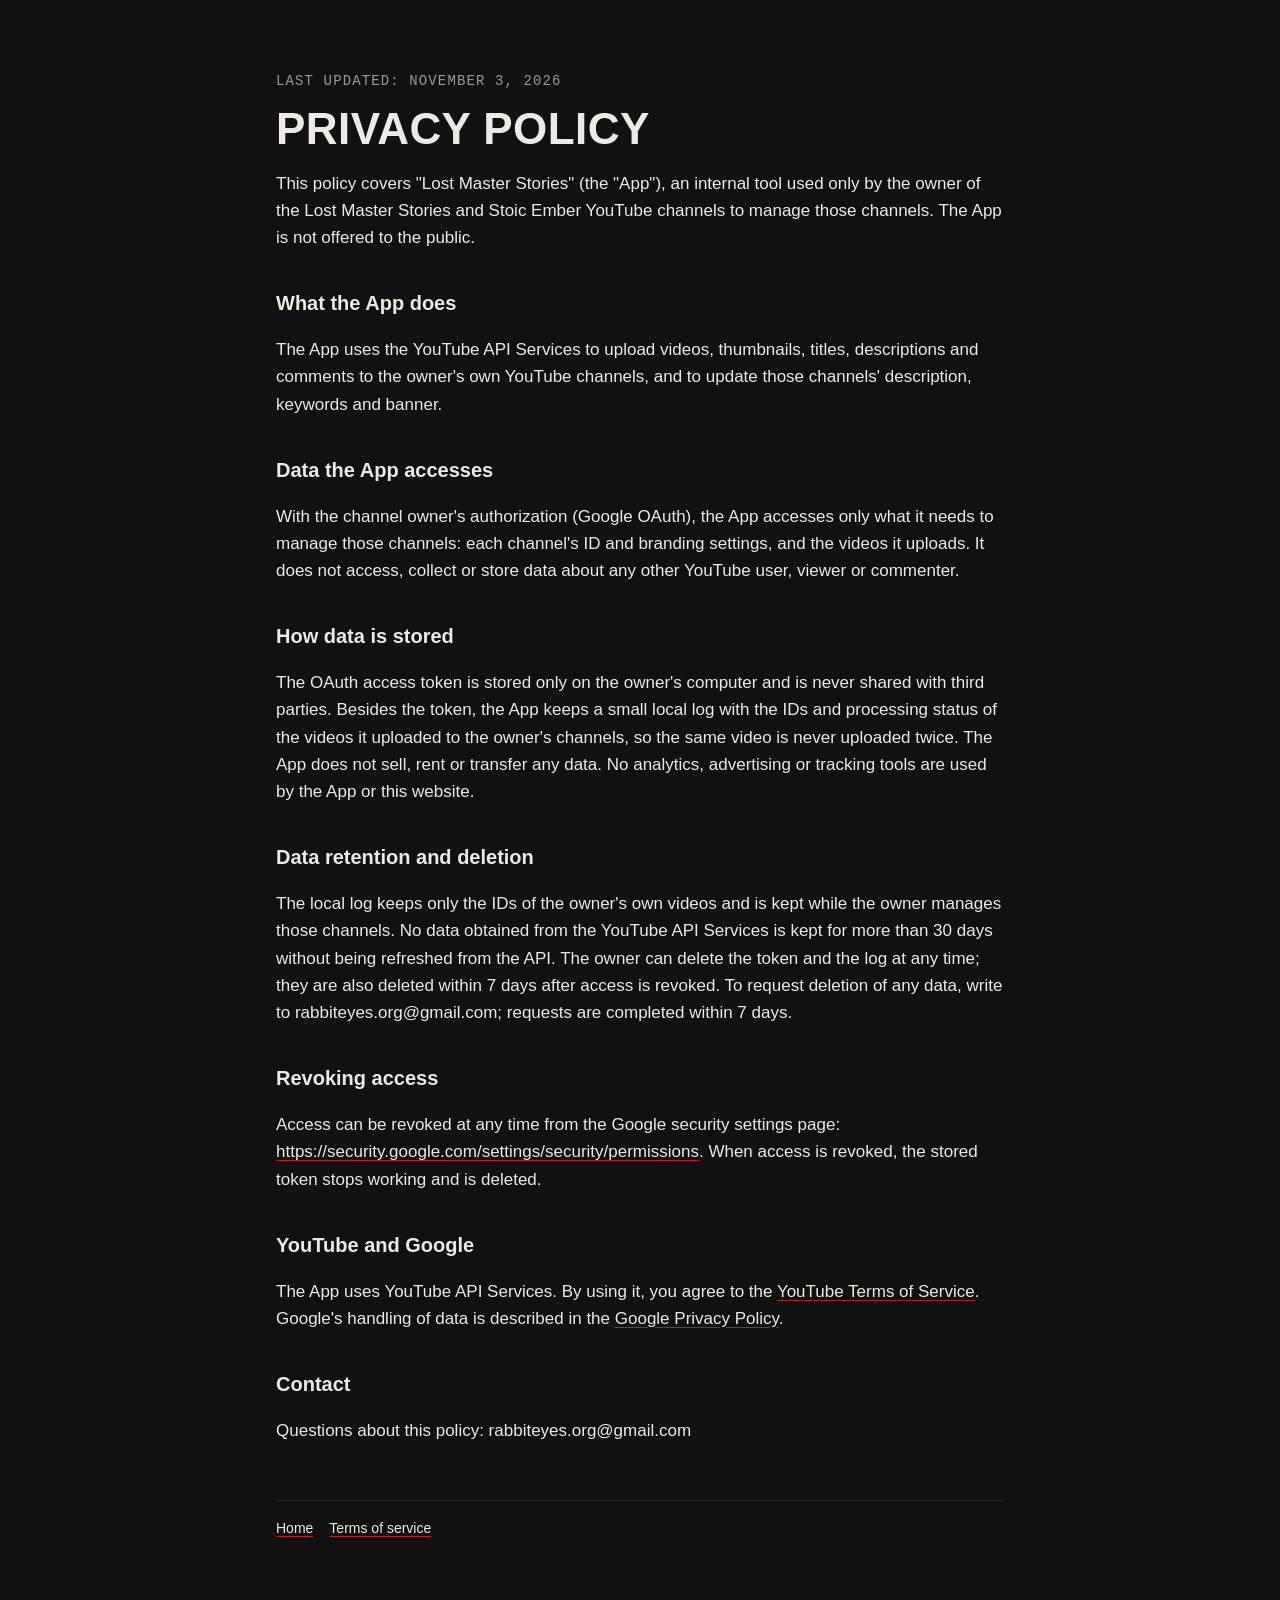
<file: privacy.html>
<!doctype html>
<html lang="en">
<head>
<meta charset="utf-8">
<meta name="viewport" content="width=device-width, initial-scale=1">
<title>Privacy Policy · Lost Master Stories</title>
<link rel="stylesheet" href="estilo.css">
</head>
<body>
<main>
  <p class="meta">Last updated: November 3, 2026</p>
  <h1>Privacy policy</h1>
  <p>This policy covers "Lost Master Stories" (the "App"), an internal tool used only by the owner of the Lost Master Stories and Stoic Ember YouTube channels to manage those channels. The App is not offered to the public.</p>

  <h2>What the App does</h2>
  <p>The App uses the YouTube API Services to upload videos, thumbnails, titles, descriptions and comments to the owner's own YouTube channels, and to update those channels' description, keywords and banner.</p>

  <h2>Data the App accesses</h2>
  <p>With the channel owner's authorization (Google OAuth), the App accesses only what it needs to manage those channels: each channel's ID and branding settings, and the videos it uploads. It does not access, collect or store data about any other YouTube user, viewer or commenter.</p>

  <h2>How data is stored</h2>
  <p>The OAuth access token is stored only on the owner's computer and is never shared with third parties. Besides the token, the App keeps a small local log with the IDs and processing status of the videos it uploaded to the owner's channels, so the same video is never uploaded twice. The App does not sell, rent or transfer any data. No analytics, advertising or tracking tools are used by the App or this website.</p>

  <h2>Data retention and deletion</h2>
  <p>The local log keeps only the IDs of the owner's own videos and is kept while the owner manages those channels. No data obtained from the YouTube API Services is kept for more than 30 days without being refreshed from the API. The owner can delete the token and the log at any time; they are also deleted within 7 days after access is revoked. To request deletion of any data, write to rabbiteyes.org@gmail.com; requests are completed within 7 days.</p>

  <h2>Revoking access</h2>
  <p>Access can be revoked at any time from the Google security settings page: <a href="https://security.google.com/settings/security/permissions">https://security.google.com/settings/security/permissions</a>. When access is revoked, the stored token stops working and is deleted.</p>

  <h2>YouTube and Google</h2>
  <p>The App uses YouTube API Services. By using it, you agree to the <a href="https://www.youtube.com/t/terms">YouTube Terms of Service</a>. Google's handling of data is described in the <a href="https://policies.google.com/privacy">Google Privacy Policy</a>.</p>

  <h2>Contact</h2>
  <p>Questions about this policy: rabbiteyes.org@gmail.com</p>
  <footer><a href="index.html">Home</a><a href="terms.html">Terms of service</a></footer>
</main>
</body>
</html>
</file>
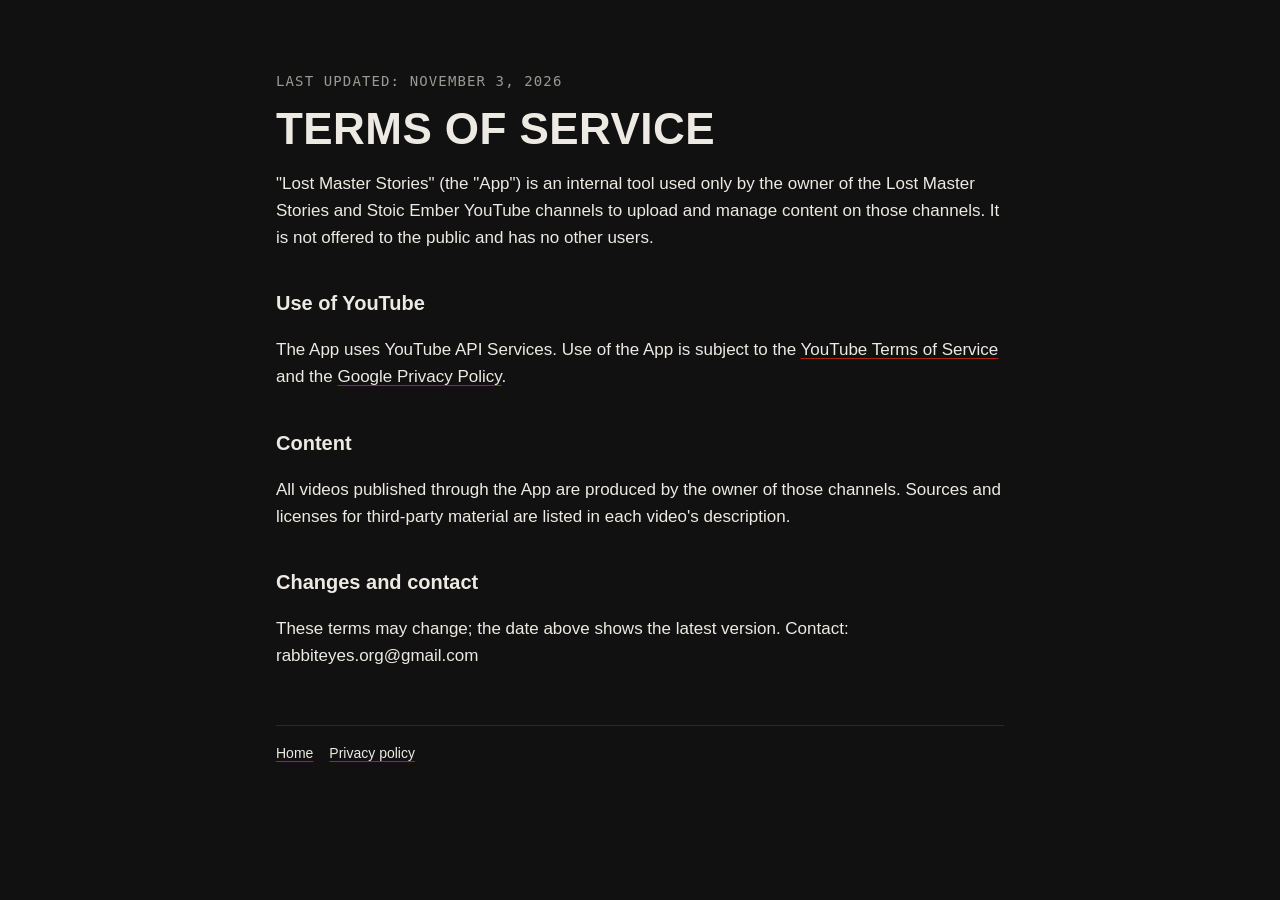
<file: terms.html>
<!doctype html>
<html lang="en">
<head>
<meta charset="utf-8">
<meta name="viewport" content="width=device-width, initial-scale=1">
<title>Terms of Service · Lost Master Stories</title>
<link rel="stylesheet" href="estilo.css">
</head>
<body>
<main>
  <p class="meta">Last updated: November 3, 2026</p>
  <h1>Terms of service</h1>
  <p>"Lost Master Stories" (the "App") is an internal tool used only by the owner of the Lost Master Stories and Stoic Ember YouTube channels to upload and manage content on those channels. It is not offered to the public and has no other users.</p>
  <h2>Use of YouTube</h2>
  <p>The App uses YouTube API Services. Use of the App is subject to the <a href="https://www.youtube.com/t/terms">YouTube Terms of Service</a> and the <a href="https://policies.google.com/privacy">Google Privacy Policy</a>.</p>
  <h2>Content</h2>
  <p>All videos published through the App are produced by the owner of those channels. Sources and licenses for third-party material are listed in each video's description.</p>
  <h2>Changes and contact</h2>
  <p>These terms may change; the date above shows the latest version. Contact: rabbiteyes.org@gmail.com</p>
  <footer><a href="index.html">Home</a><a href="privacy.html">Privacy policy</a></footer>
</main>
</body>
</html>
</file>
<file: estilo.css>
:root { --carbon: #111111; --papel: #EDEAE3; --rojo: #B81D16; --plata: #9A9A94; }
* { box-sizing: border-box; }
body { margin: 0; background: var(--carbon); color: var(--papel); font: 17px/1.6 -apple-system, "Inter", "Segoe UI", sans-serif; }
main { max-width: 760px; margin: 0 auto; padding: 56px 16px 80px; }
h1 { font: 700 44px/1.05 "Anton", Impact, sans-serif; text-transform: uppercase; letter-spacing: .01em; margin: 0 0 8px; }
h1 span { background: var(--rojo); padding: 0 10px; }
h2 { font-size: 20px; margin: 36px 0 8px; }
.meta { font-family: ui-monospace, "IBM Plex Mono", monospace; color: var(--plata); letter-spacing: .08em; font-size: 14px; text-transform: uppercase; }
a { color: var(--papel); text-decoration-color: var(--rojo); text-underline-offset: 3px; }
footer { margin-top: 56px; padding-top: 16px; border-top: 1px solid #2a2a2a; color: var(--plata); font-size: 14px; }
footer a { margin-right: 16px; }
.lead { font-size: 19px; color: #d8d4cb; }
.video { position: relative; aspect-ratio: 16 / 9; margin: 28px 0 8px; background: #000; }
.video iframe { position: absolute; inset: 0; width: 100%; height: 100%; border: 0; }
h2 .t { font: 13px ui-monospace, "IBM Plex Mono", monospace; color: var(--plata); margin-left: 6px; text-decoration: none; }
.lista { padding-left: 20px; }
.lista li { margin: 6px 0; }
.chica { font-size: 14px; color: var(--plata); }
.chica a { color: var(--plata); }
.lista a { overflow-wrap: anywhere; }
.hero { margin: 0 -16px 8px; }
.hero img { display: block; width: 100%; height: auto; }
.grilla { display: grid; grid-template-columns: repeat(3, 1fr); gap: 20px 16px; }
.tarjeta { text-decoration: none; }
.tarjeta img { display: block; width: 100%; aspect-ratio: 16 / 9; object-fit: cover; background: #000; margin-bottom: 8px; }
.tarjeta b { display: block; line-height: 1.3; }
.tarjeta .meta { font-size: 12px; }
@media (max-width: 640px) { .grilla { grid-template-columns: 1fr 1fr; } }
</file>
